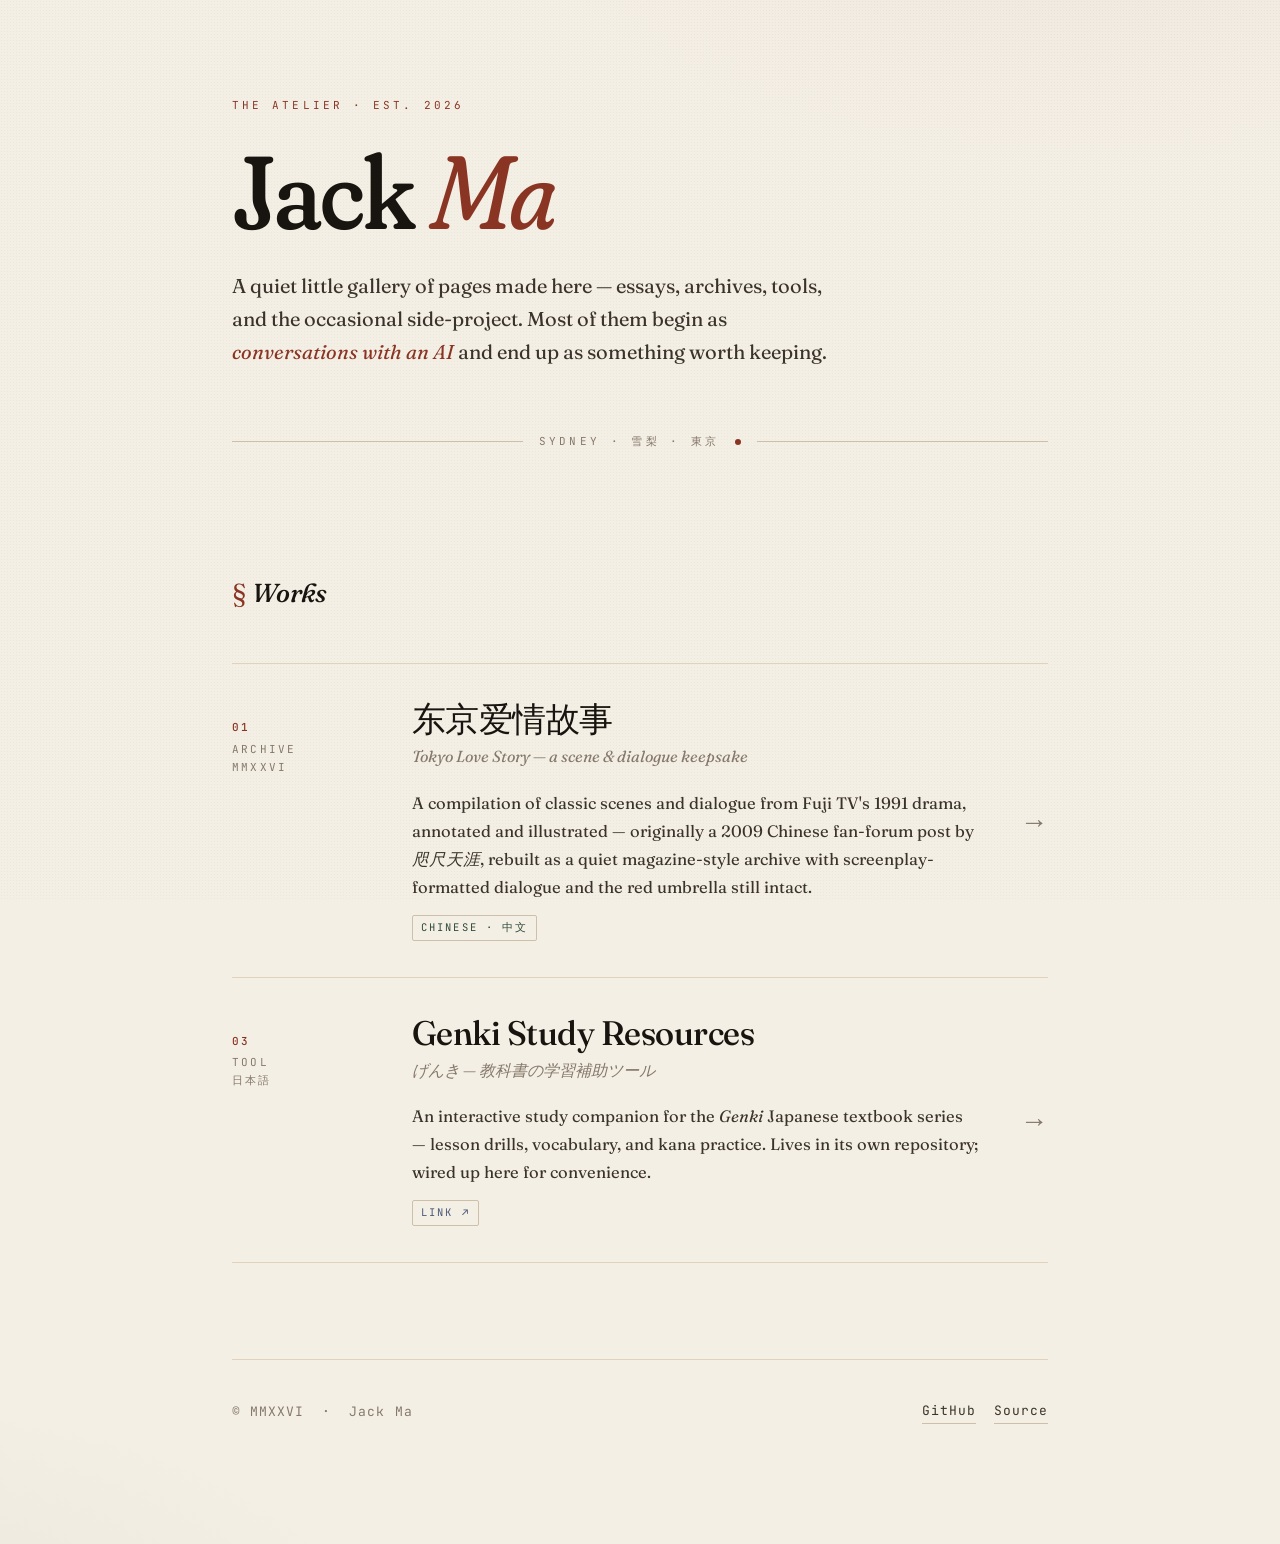
<file: index.html>
<!DOCTYPE html>
<html lang="en">
<head>
<meta charset="UTF-8">
<meta name="viewport" content="width=device-width, initial-scale=1.0">
<title>Jack Ma — Atelier</title>
<meta name="description" content="A small hand-curated gallery of pages, archives, and side-projects.">
<link rel="preconnect" href="https://fonts.googleapis.com">
<link rel="preconnect" href="https://fonts.gstatic.com" crossorigin>
<link href="https://fonts.googleapis.com/css2?family=Fraunces:ital,opsz,wght@0,9..144,300;0,9..144,400;0,9..144,500;0,9..144,600;0,9..144,800;1,9..144,400;1,9..144,500&family=JetBrains+Mono:wght@400;500&display=swap" rel="stylesheet">
<style>
  :root{
    --paper: #f4efe5;
    --paper-2: #ece4d4;
    --ink: #18140f;
    --ink-soft: #3a332b;
    --muted: #85786a;
    --rule: #cdbfa8;
    --rule-soft: #dfd3bc;
    --accent: #8a3524;        /* terracotta */
    --accent-2: #2f4939;      /* pine */
    --accent-3: #4a5775;      /* dusk */
    --shadow: 0 1px 0 rgba(24,20,15,.04), 0 12px 40px rgba(24,20,15,.06);
  }

  *{box-sizing:border-box}
  html,body{margin:0;padding:0}
  body{
    background:
      radial-gradient(1100px 600px at 85% -10%, rgba(138,53,36,.05), transparent 55%),
      radial-gradient(900px 500px at -10% 110%, rgba(47,73,57,.06), transparent 60%),
      var(--paper);
    color: var(--ink);
    font-family: "Fraunces", Georgia, serif;
    font-variation-settings: "opsz" 14;
    font-weight: 400;
    line-height: 1.7;
    font-size: 17px;
    -webkit-font-smoothing: antialiased;
    text-rendering: optimizeLegibility;
  }
  body::before{
    content:"";
    position:fixed; inset:0;
    background-image: radial-gradient(rgba(24,20,15,.035) 1px, transparent 1px);
    background-size: 3px 3px;
    pointer-events:none;
    z-index:0;
  }

  main{
    position:relative; z-index:1;
    max-width: 880px;
    margin: 0 auto;
    padding: 0 32px 120px;
  }

  /* ─── Masthead ───────────────────────────────────────── */
  header.mast{
    padding: 96px 0 48px;
    position: relative;
  }
  .eyebrow{
    font-family: "JetBrains Mono", ui-monospace, monospace;
    font-size: 11px;
    letter-spacing: .28em;
    text-transform: uppercase;
    color: var(--accent);
    margin-bottom: 28px;
  }
  h1.name{
    font-family: "Fraunces", serif;
    font-variation-settings: "opsz" 144, "SOFT" 100;
    font-weight: 500;
    font-size: clamp(56px, 10vw, 104px);
    line-height: .95;
    letter-spacing: -.02em;
    margin: 0 0 28px;
    color: var(--ink);
  }
  h1.name em{
    font-style: italic;
    font-weight: 400;
    color: var(--accent);
  }
  .tagline{
    font-size: clamp(17px, 2.2vw, 20px);
    line-height: 1.65;
    color: var(--ink-soft);
    max-width: 600px;
    margin: 0 0 8px;
    font-weight: 400;
  }
  .tagline em{
    color: var(--accent);
    font-style: italic;
  }
  .mast-rule{
    margin-top: 64px;
    display: flex;
    align-items: center;
    gap: 16px;
  }
  .mast-rule .line{
    flex: 1;
    height: 1px;
    background: var(--rule);
  }
  .mast-rule .dot{
    width: 6px; height: 6px; border-radius: 50%;
    background: var(--accent);
  }
  .mast-rule .label{
    font-family: "JetBrains Mono", monospace;
    font-size: 11px;
    letter-spacing: .3em;
    color: var(--muted);
    text-transform: uppercase;
  }

  /* ─── Section header ─────────────────────────────────── */
  section.works{
    margin-top: 72px;
  }
  h2.section-title{
    font-family: "Fraunces", serif;
    font-variation-settings: "opsz" 24;
    font-weight: 500;
    font-style: italic;
    font-size: 26px;
    letter-spacing: -.01em;
    color: var(--ink);
    margin: 0 0 48px;
  }
  h2.section-title::before{
    content: "§ ";
    color: var(--accent);
    font-style: normal;
    font-weight: 400;
  }

  /* ─── Works list ─────────────────────────────────────── */
  .works-list{
    display: grid;
    grid-template-columns: 1fr;
    gap: 0;
  }
  .work{
    display: grid;
    grid-template-columns: 140px 1fr auto;
    gap: 40px;
    padding: 36px 0;
    border-top: 1px solid var(--rule-soft);
    align-items: baseline;
    transition: padding-left .25s ease, background .25s ease;
    position: relative;
  }
  .work:last-child{
    border-bottom: 1px solid var(--rule-soft);
  }
  .work:hover{
    padding-left: 12px;
  }
  .work::before{
    content: "";
    position: absolute;
    left: 0;
    top: 50%;
    transform: translateY(-50%);
    width: 3px;
    height: 0;
    background: var(--accent);
    transition: height .25s ease;
  }
  .work:hover::before{
    height: 60%;
  }

  .work-meta{
    font-family: "JetBrains Mono", monospace;
    font-size: 11px;
    letter-spacing: .2em;
    text-transform: uppercase;
    color: var(--muted);
    line-height: 1.6;
  }
  .work-meta .num{
    display: block;
    color: var(--accent);
    font-weight: 500;
    margin-bottom: 4px;
  }

  .work-main{ min-width: 0; }
  .work-title{
    font-family: "Fraunces", serif;
    font-variation-settings: "opsz" 60;
    font-weight: 500;
    font-size: clamp(26px, 3.4vw, 34px);
    line-height: 1.15;
    margin: 0 0 4px;
    letter-spacing: -.015em;
  }
  .work-title a{
    color: var(--ink);
    text-decoration: none;
    background-image: linear-gradient(var(--accent), var(--accent));
    background-size: 0% 1px;
    background-position: 0 100%;
    background-repeat: no-repeat;
    transition: background-size .3s ease, color .3s ease;
    padding-bottom: 2px;
  }
  .work-title a:hover{
    color: var(--accent);
    background-size: 100% 1px;
  }
  .work-sub{
    font-family: "Fraunces", serif;
    font-style: italic;
    font-weight: 400;
    font-size: 16px;
    color: var(--muted);
    margin: 0 0 18px;
  }
  .work-desc{
    font-size: 16.5px;
    line-height: 1.7;
    color: var(--ink-soft);
    margin: 0;
    max-width: 56ch;
  }
  .work-tag{
    display: inline-block;
    margin-top: 14px;
    font-family: "JetBrains Mono", monospace;
    font-size: 10.5px;
    letter-spacing: .2em;
    text-transform: uppercase;
    color: var(--accent-2);
    padding: 3px 8px;
    border: 1px solid var(--rule);
    border-radius: 2px;
  }
  .work-tag.external{
    color: var(--accent-3);
  }

  .work-arrow{
    font-family: "Fraunces", serif;
    font-weight: 300;
    font-size: 28px;
    color: var(--muted);
    transition: transform .25s ease, color .25s ease;
    line-height: 1;
    align-self: center;
    text-decoration: none;
  }
  .work:hover .work-arrow{
    color: var(--accent);
    transform: translateX(6px);
  }

  /* ─── Aside / Colophon ───────────────────────────────── */
  .colophon{
    margin-top: 96px;
    padding-top: 40px;
    border-top: 1px solid var(--rule-soft);
    display: flex;
    justify-content: space-between;
    align-items: center;
    gap: 24px;
    flex-wrap: wrap;
    color: var(--muted);
    font-size: 13px;
    font-family: "JetBrains Mono", monospace;
    letter-spacing: .08em;
  }
  .colophon a{
    color: var(--ink-soft);
    text-decoration: none;
    border-bottom: 1px solid var(--rule);
    padding-bottom: 1px;
    transition: color .2s ease, border-color .2s ease;
  }
  .colophon a:hover{
    color: var(--accent);
    border-color: var(--accent);
  }
  .colophon .left, .colophon .right{ display:flex; gap:18px; align-items:center; flex-wrap:wrap;}

  /* ─── Responsive ─────────────────────────────────────── */
  @media (max-width: 680px){
    main{ padding: 0 22px 80px; }
    header.mast{ padding: 60px 0 32px; }
    .work{
      grid-template-columns: 1fr;
      gap: 8px;
      padding: 28px 0;
    }
    .work-arrow{ display: none; }
    .work-meta{ margin-bottom: 6px; }
    .work-desc{ max-width: none; }
    .colophon{ flex-direction: column; align-items: flex-start; }
  }
</style>
</head>
<body>
<main>

  <!-- ══════════════ MASTHEAD ══════════════ -->
  <header class="mast">
    <div class="eyebrow">The Atelier  ·  Est. 2026</div>
    <h1 class="name">Jack <em>Ma</em></h1>
    <p class="tagline">
      A quiet little gallery of pages made here — essays, archives, tools, and the occasional side-project.
      Most of them begin as <em>conversations with an AI</em> and end up as something worth keeping.
    </p>
    <div class="mast-rule">
      <span class="line"></span>
      <span class="label">Sydney · 雪梨 · 東京</span>
      <span class="dot"></span>
      <span class="line"></span>
    </div>
  </header>

  <!-- ══════════════ WORKS ══════════════ -->
  <section class="works">
    <h2 class="section-title">Works</h2>

    <div class="works-list">

      <!-- 01 · Tokyo Love Story -->
      <article class="work">
        <div class="work-meta">
          <span class="num">01</span>
          Archive<br>
          MMXXVI
        </div>
        <div class="work-main">
          <h3 class="work-title"><a href="tokyo-love-story/">东京爱情故事</a></h3>
          <p class="work-sub">Tokyo Love Story — a scene &amp; dialogue keepsake</p>
          <p class="work-desc">
            A compilation of classic scenes and dialogue from Fuji TV's 1991 drama, annotated and illustrated — originally a 2009 Chinese fan-forum post by <em>咫尺天涯</em>, rebuilt as a quiet magazine-style archive with screenplay-formatted dialogue and the red umbrella still intact.
          </p>
          <span class="work-tag">Chinese · 中文</span>
        </div>
        <a href="tokyo-love-story/" class="work-arrow" aria-label="Open Tokyo Love Story">→</a>
      </article>

      <!-- 02 · Gym -->
      <!-- <article class="work">
        <div class="work-meta">
          <span class="num">02</span>
          Programme<br>
          MMXXVI
        </div>
        <div class="work-main">
          <h3 class="work-title"><a href="gym/">The Gym Notebook</a></h3>
          <p class="work-sub">健身計劃 — Bodybuilding, adapted</p>
          <p class="work-desc">
          </p>
          <span class="work-tag">Chinese · 中文</span>
        </div>
        <a href="gym/" class="work-arrow" aria-label="Open The Gym Notebook">→</a>
      </article> -->

      <!-- 03 · Genki Study Resources (external) -->
      <article class="work">
        <div class="work-meta">
          <span class="num">03</span>
          Tool<br>
          日本語
        </div>
        <div class="work-main">
          <h3 class="work-title"><a href="/genki-study-resources/">Genki Study Resources</a></h3>
          <p class="work-sub">げんき — 教科書の学習補助ツール</p>
          <p class="work-desc">
            An interactive study companion for the <em>Genki</em> Japanese textbook series — lesson drills, vocabulary, and kana practice. Lives in its own repository; wired up here for convenience.
          </p>
          <span class="work-tag external">Link ↗</span>
        </div>
        <a href="/genki-study-resources/" class="work-arrow" aria-label="Open Genki Study Resources">→</a>
      </article>

    </div>
  </section>

  <!-- ══════════════ COLOPHON ══════════════ -->
  <footer class="colophon">
    <div class="left">
      <span>© MMXXVI</span>
      <span>·</span>
      <span>Jack Ma</span>
    </div>
    <div class="right">
      <a href="https://github.com/KingJacM">GitHub</a>
      <a href="https://github.com/KingJacM/KingJacM.github.io">Source</a>
    </div>
  </footer>

</main>
</body>
</html>
</file>
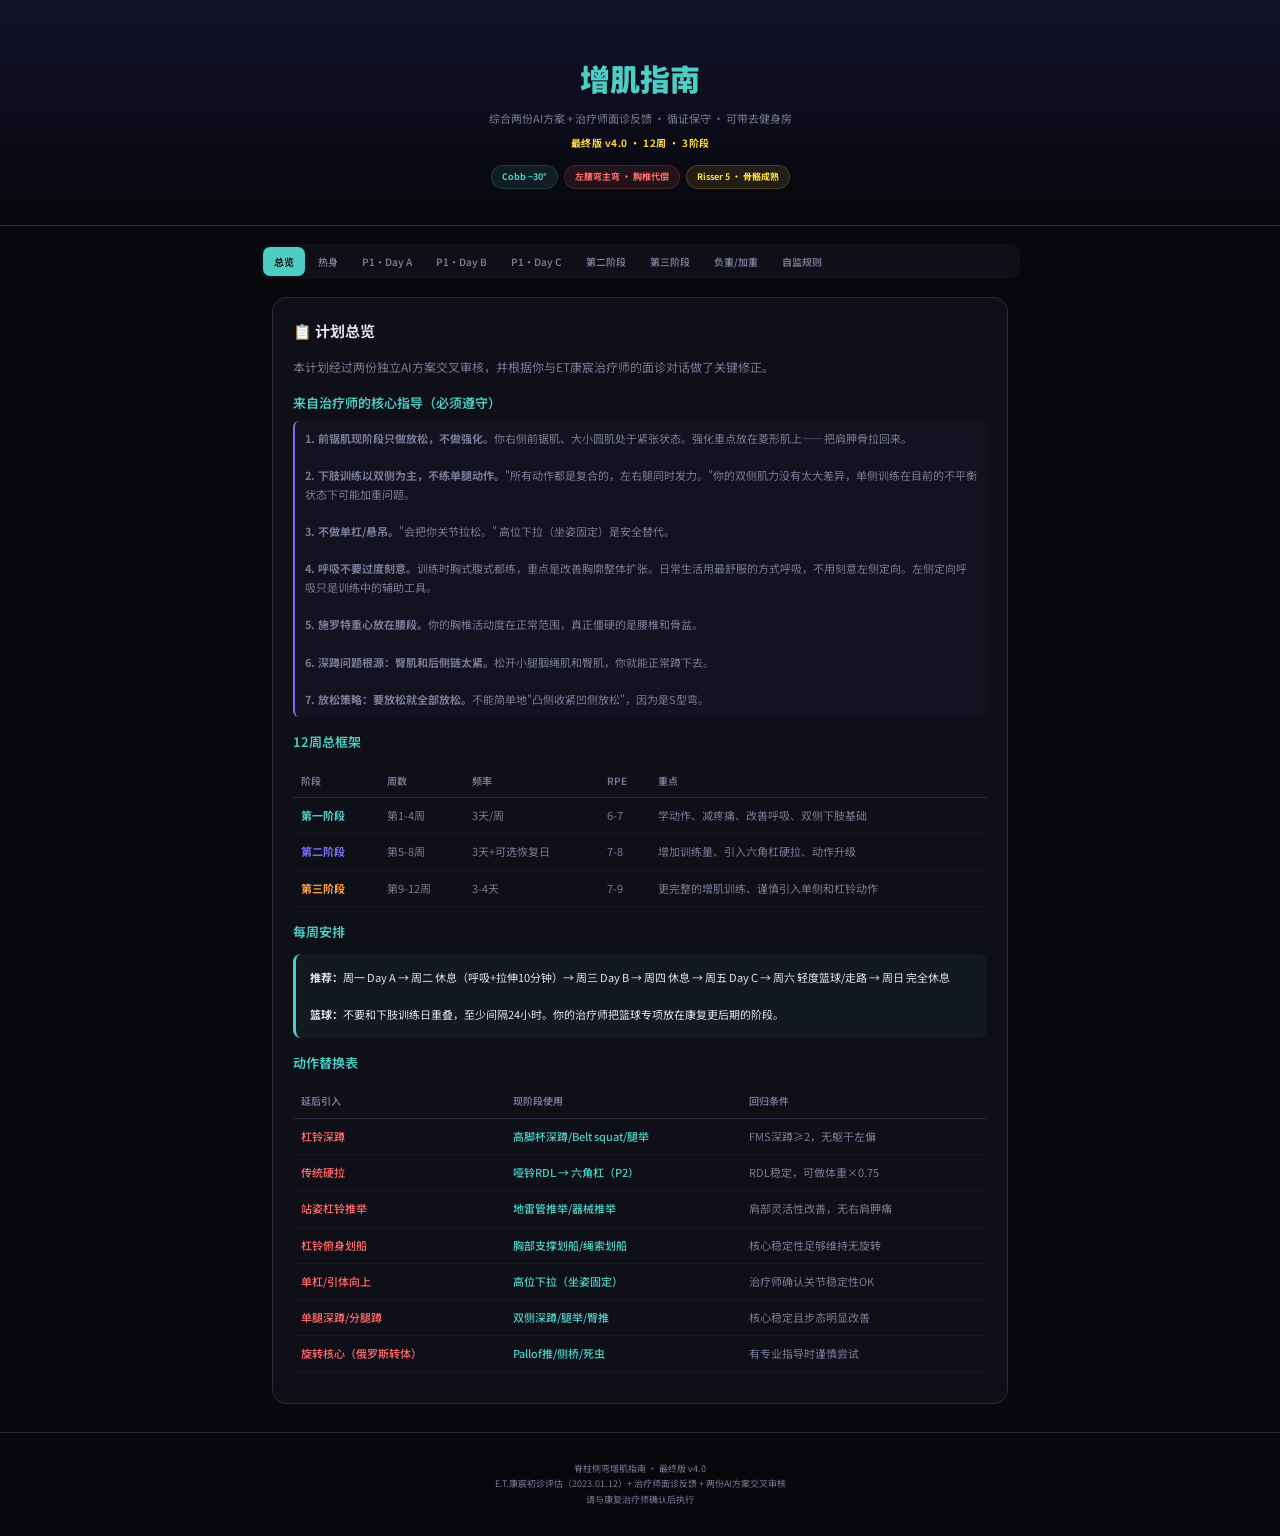
<file: gym/index.html>
<!doctype html>
<html lang="zh-CN">
  <head>
    <meta charset="UTF-8" />
    <meta
      name="viewport"
      content="width=device-width, initial-scale=1.0, user-scalable=yes"
    />
    <title>增肌指南 v4</title>
    <style>
      @import url("https://fonts.googleapis.com/css2?family=Noto+Sans+SC:wght@300;400;500;600;700;900&family=JetBrains+Mono:wght@400;700&display=swap");
      :root {
        --bg: #07070c;
        --s1: #0f0f18;
        --s2: #171724;
        --s3: #1e1e30;
        --bd: #282840;
        --tx: #e2e2ef;
        --dm: #7a7a96;
        --ac: #4ecdc4;
        --r: #ff6b6b;
        --y: #ffd93d;
        --p: #7c6cf0;
        --o: #ff9f43;
        --g: #2ecc71;
      }
      * {
        margin: 0;
        padding: 0;
        box-sizing: border-box;
      }
      body {
        font-family: "Noto Sans SC", sans-serif;
        background: var(--bg);
        color: var(--tx);
        line-height: 1.75;
        -webkit-text-size-adjust: 100%;
      }
      /* hero */
      .hero {
        padding: 52px 20px 36px;
        text-align: center;
        background: linear-gradient(180deg, #12122a, var(--bg));
        border-bottom: 1px solid var(--bd);
      }
      .hero h1 {
        font-size: clamp(20px, 5vw, 30px);
        font-weight: 900;
      }
      .hero h1 em {
        font-style: normal;
        color: var(--ac);
      }
      .hero .sub {
        font-size: 11px;
        color: var(--dm);
        margin-top: 4px;
      }
      .hero .ver {
        font-size: 10px;
        color: var(--y);
        margin-top: 6px;
        font-weight: 700;
        letter-spacing: 0.5px;
      }
      .brow {
        display: flex;
        justify-content: center;
        gap: 6px;
        margin-top: 14px;
        flex-wrap: wrap;
      }
      .b {
        padding: 3px 10px;
        border-radius: 14px;
        font-size: 9px;
        font-weight: 700;
      }
      .b.t {
        background: rgba(78, 205, 196, 0.1);
        color: var(--ac);
        border: 1px solid rgba(78, 205, 196, 0.18);
      }
      .b.r {
        background: rgba(255, 107, 107, 0.1);
        color: var(--r);
        border: 1px solid rgba(255, 107, 107, 0.18);
      }
      .b.y {
        background: rgba(255, 217, 61, 0.1);
        color: var(--y);
        border: 1px solid rgba(255, 217, 61, 0.18);
      }
      /* nav */
      .nav {
        display: flex;
        overflow-x: auto;
        background: var(--s1);
        border-radius: 10px;
        padding: 3px;
        margin: 18px auto;
        max-width: 760px;
        gap: 2px;
        -webkit-overflow-scrolling: touch;
      }
      .nav::-webkit-scrollbar {
        display: none;
      }
      .nb {
        flex-shrink: 0;
        padding: 7px 11px;
        border: none;
        background: 0;
        color: var(--dm);
        font-family: inherit;
        font-size: 10px;
        font-weight: 600;
        cursor: pointer;
        border-radius: 7px;
        transition: 0.15s;
        white-space: nowrap;
      }
      .nb:hover {
        color: var(--tx);
      }
      .nb.on {
        background: var(--ac);
        color: var(--bg);
      }
      .tp {
        display: none;
      }
      .tp.on {
        display: block;
      }
      .ct {
        max-width: 760px;
        margin: 0 auto;
        padding: 0 12px;
      }
      /* card */
      .cd {
        background: var(--s1);
        border: 1px solid var(--bd);
        border-radius: 14px;
        padding: 20px;
        margin-bottom: 14px;
      }
      .cd h2 {
        font-size: 15px;
        font-weight: 700;
        margin-bottom: 12px;
        display: flex;
        align-items: center;
        gap: 6px;
      }
      .cd h3 {
        font-size: 13px;
        font-weight: 600;
        color: var(--ac);
        margin: 14px 0 6px;
      }
      .cd p,
      .cd li {
        font-size: 12px;
        color: var(--dm);
        line-height: 1.8;
      }
      .cd ul {
        padding-left: 18px;
      }
      .cd li {
        margin-bottom: 4px;
      }
      /* exercise */
      .ex {
        background: var(--s2);
        border: 1px solid var(--bd);
        border-radius: 10px;
        padding: 14px;
        margin-bottom: 10px;
      }
      .ex:hover {
        border-color: rgba(78, 205, 196, 0.25);
      }
      .et {
        display: flex;
        justify-content: space-between;
        align-items: flex-start;
        gap: 8px;
      }
      .en {
        font-size: 13px;
        font-weight: 700;
        color: var(--tx);
      }
      .er {
        font-family: "JetBrains Mono", monospace;
        font-size: 10px;
        color: var(--ac);
        white-space: nowrap;
        flex-shrink: 0;
      }
      .em {
        display: flex;
        gap: 6px;
        margin-top: 5px;
        flex-wrap: wrap;
      }
      .mp {
        font-size: 8px;
        padding: 2px 6px;
        border-radius: 4px;
        font-weight: 700;
      }
      .mp.rest {
        background: rgba(255, 159, 67, 0.1);
        color: var(--o);
      }
      .mp.tempo {
        background: rgba(124, 108, 240, 0.1);
        color: var(--p);
      }
      .mp.tag {
        background: rgba(78, 205, 196, 0.08);
        color: var(--ac);
      }
      .mp.rpe {
        background: rgba(46, 204, 113, 0.1);
        color: var(--g);
      }
      .mp.warn {
        background: rgba(255, 107, 107, 0.08);
        color: var(--r);
      }
      .eh {
        margin-top: 8px;
        font-size: 11px;
        color: var(--dm);
        line-height: 1.75;
      }
      .eh strong {
        color: var(--tx);
        font-weight: 600;
      }
      .cue {
        margin-top: 6px;
        padding: 8px 10px;
        background: rgba(78, 205, 196, 0.04);
        border-radius: 6px;
        font-size: 11px;
        color: var(--dm);
        line-height: 1.7;
        border-left: 2px solid var(--ac);
      }
      .stop {
        margin-top: 6px;
        padding: 8px 10px;
        background: rgba(255, 107, 107, 0.04);
        border-radius: 6px;
        font-size: 11px;
        color: var(--dm);
        line-height: 1.7;
        border-left: 2px solid var(--r);
      }
      .therapist {
        margin-top: 6px;
        padding: 8px 10px;
        background: rgba(124, 108, 240, 0.04);
        border-radius: 6px;
        font-size: 11px;
        color: var(--dm);
        line-height: 1.7;
        border-left: 2px solid var(--p);
      }
      /* callout */
      .co {
        padding: 14px;
        border-radius: 8px;
        margin: 10px 0;
        font-size: 11px;
        line-height: 1.7;
      }
      .co.i {
        background: rgba(78, 205, 196, 0.05);
        border-left: 3px solid var(--ac);
      }
      .co.w {
        background: rgba(255, 107, 107, 0.05);
        border-left: 3px solid var(--r);
      }
      .co.t {
        background: rgba(255, 217, 61, 0.05);
        border-left: 3px solid var(--y);
      }
      .co.f {
        background: rgba(124, 108, 240, 0.05);
        border-left: 3px solid var(--p);
      }
      .co strong {
        color: var(--tx);
      }
      /* phase pill */
      .ph {
        display: inline-block;
        padding: 3px 10px;
        border-radius: 5px;
        font-size: 9px;
        font-weight: 700;
        margin-bottom: 8px;
      }
      .ph.p1 {
        background: rgba(78, 205, 196, 0.1);
        color: var(--ac);
      }
      .ph.p2 {
        background: rgba(124, 108, 240, 0.1);
        color: var(--p);
      }
      .ph.p3 {
        background: rgba(255, 159, 67, 0.1);
        color: var(--o);
      }
      /* section divider */
      .sd {
        font-size: 10px;
        font-weight: 700;
        padding: 6px 0 2px;
        letter-spacing: 0.5px;
      }
      .sd.warm {
        color: var(--y);
      }
      .sd.work {
        color: var(--ac);
      }
      .sd.core {
        color: var(--p);
      }
      .sd.cool {
        color: var(--dm);
      }
      /* day accordion */
      .dh {
        display: flex;
        align-items: center;
        justify-content: space-between;
        padding: 12px 16px;
        background: var(--s2);
        border: 1px solid var(--bd);
        border-radius: 10px;
        cursor: pointer;
        transition: 0.15s;
        user-select: none;
        margin-bottom: 6px;
      }
      .dh:hover {
        border-color: var(--ac);
      }
      .dh h3 {
        margin: 0;
        font-size: 13px;
        font-weight: 700;
        color: var(--tx);
      }
      .dh .ft {
        font-size: 10px;
        color: var(--ac);
      }
      .dh .ch {
        transition: transform 0.15s;
        color: var(--dm);
        font-size: 14px;
      }
      .dh.op .ch {
        transform: rotate(180deg);
      }
      .de {
        display: none;
        padding: 4px 0 0;
      }
      .de.op {
        display: block;
      }
      /* img ref */
      .imgref {
        display: flex;
        gap: 8px;
        margin: 8px 0;
        overflow-x: auto;
        -webkit-overflow-scrolling: touch;
      }
      .imgref::-webkit-scrollbar {
        display: none;
      }
      .imgref img {
        height: 120px;
        border-radius: 6px;
        border: 1px solid var(--bd);
        flex-shrink: 0;
      }
      /* table */
      .stbl {
        width: 100%;
        border-collapse: collapse;
        margin: 10px 0;
        font-size: 11px;
      }
      .stbl th {
        text-align: left;
        padding: 8px;
        font-weight: 600;
        font-size: 10px;
        color: var(--dm);
        border-bottom: 1px solid var(--bd);
      }
      .stbl td {
        padding: 8px;
        border-bottom: 1px solid rgba(255, 255, 255, 0.03);
        color: var(--dm);
      }
      .stbl .av {
        color: var(--r);
        font-weight: 500;
      }
      .stbl .sf {
        color: var(--ac);
        font-weight: 500;
      }
      /* footer */
      .foot {
        text-align: center;
        padding: 28px 16px;
        color: var(--dm);
        font-size: 9px;
        border-top: 1px solid var(--bd);
        margin-top: 28px;
      }
      @media (max-width: 420px) {
        .et {
          flex-direction: column;
          gap: 3px;
        }
        .er {
          align-self: flex-start;
        }
      }
    </style>
  </head>
  <body>
    <div class="hero">
      <h1><em>增肌指南</em></h1>
      <div class="sub">
        综合两份AI方案 + 治疗师面诊反馈 · 循证保守 · 可带去健身房
      </div>
      <div class="ver">最终版 v4.0 · 12周 · 3阶段</div>
      <div class="brow">
        <span class="b t">Cobb ~30°</span>
        <span class="b r">左腰弯主弯 · 胸椎代偿</span>
        <span class="b y">Risser 5 · 骨骼成熟</span>
      </div>
    </div>

    <div class="nav">
      <button class="nb on" data-t="overview">总览</button>
      <button class="nb" data-t="warmup">热身</button>
      <button class="nb" data-t="p1a">P1·Day A</button>
      <button class="nb" data-t="p1b">P1·Day B</button>
      <button class="nb" data-t="p1c">P1·Day C</button>
      <button class="nb" data-t="p2">第二阶段</button>
      <button class="nb" data-t="p3">第三阶段</button>
      <button class="nb" data-t="load">负重/加重</button>
      <button class="nb" data-t="rules">自监规则</button>
    </div>

    <!-- ========== 总览 ========== -->
    <div class="tp on" id="t-overview">
      <div class="ct">
        <div class="cd">
          <h2>📋 计划总览</h2>
          <p>
            本计划经过两份独立AI方案交叉审核，并根据你与ET康宸治疗师的面诊对话做了关键修正。
          </p>

          <h3>来自治疗师的核心指导（必须遵守）</h3>
          <div class="therapist">
            <strong>1. 前锯肌现阶段只做放松，不做强化。</strong
            >你右侧前锯肌、大小圆肌处于紧张状态。强化重点放在菱形肌上——把肩胛骨拉回来。<br /><br />
            <strong>2. 下肢训练以双侧为主，不练单腿动作。</strong
            >"所有动作都是复合的，左右腿同时发力。"你的双侧肌力没有太大差异，单侧训练在目前的不平衡状态下可能加重问题。<br /><br />
            <strong>3. 不做单杠/悬吊。</strong>"会把你关节拉松。"
            高位下拉（坐姿固定）是安全替代。<br /><br />
            <strong>4. 呼吸不要过度刻意。</strong
            >训练时胸式腹式都练，重点是改善胸廓整体扩张。日常生活用最舒服的方式呼吸，不用刻意左侧定向。左侧定向呼吸只是训练中的辅助工具。<br /><br />
            <strong>5. 施罗特重心放在腰段。</strong
            >你的胸椎活动度在正常范围，真正僵硬的是腰椎和骨盆。<br /><br />
            <strong>6. 深蹲问题根源：臀肌和后侧链太紧。</strong
            >松开小腿腘绳肌和臀肌，你就能正常蹲下去。<br /><br />
            <strong>7. 放松策略：要放松就全部放松。</strong
            >不能简单地"凸侧收紧凹侧放松"，因为是S型弯。
          </div>

          <h3>12周总框架</h3>
          <table class="stbl">
            <tr>
              <th>阶段</th>
              <th>周数</th>
              <th>频率</th>
              <th>RPE</th>
              <th>重点</th>
            </tr>
            <tr>
              <td><strong style="color: var(--ac)">第一阶段</strong></td>
              <td>第1-4周</td>
              <td>3天/周</td>
              <td>6-7</td>
              <td>学动作、减疼痛、改善呼吸、双侧下肢基础</td>
            </tr>
            <tr>
              <td><strong style="color: var(--p)">第二阶段</strong></td>
              <td>第5-8周</td>
              <td>3天+可选恢复日</td>
              <td>7-8</td>
              <td>增加训练量、引入六角杠硬拉、动作升级</td>
            </tr>
            <tr>
              <td><strong style="color: var(--o)">第三阶段</strong></td>
              <td>第9-12周</td>
              <td>3-4天</td>
              <td>7-9</td>
              <td>更完整的增肌训练、谨慎引入单侧和杠铃动作</td>
            </tr>
          </table>

          <h3>每周安排</h3>
          <div class="co i">
            <strong>推荐：</strong>周一 Day A → 周二 休息（呼吸+拉伸10分钟）→
            周三 Day B → 周四 休息 → 周五 Day C → 周六 轻度篮球/走路 → 周日
            完全休息<br /><br />
            <strong>篮球：</strong
            >不要和下肢训练日重叠，至少间隔24小时。你的治疗师把篮球专项放在康复更后期的阶段。
          </div>

          <h3>动作替换表</h3>
          <table class="stbl">
            <tr>
              <th>延后引入</th>
              <th>现阶段使用</th>
              <th>回归条件</th>
            </tr>
            <tr>
              <td class="av">杠铃深蹲</td>
              <td class="sf">高脚杯深蹲/Belt squat/腿举</td>
              <td>FMS深蹲≥2，无躯干左偏</td>
            </tr>
            <tr>
              <td class="av">传统硬拉</td>
              <td class="sf">哑铃RDL → 六角杠（P2）</td>
              <td>RDL稳定，可做体重×0.75</td>
            </tr>
            <tr>
              <td class="av">站姿杠铃推举</td>
              <td class="sf">地雷管推举/器械推举</td>
              <td>肩部灵活性改善，无右肩胛痛</td>
            </tr>
            <tr>
              <td class="av">杠铃俯身划船</td>
              <td class="sf">胸部支撑划船/绳索划船</td>
              <td>核心稳定性足够维持无旋转</td>
            </tr>
            <tr>
              <td class="av">单杠/引体向上</td>
              <td class="sf">高位下拉（坐姿固定）</td>
              <td>治疗师确认关节稳定性OK</td>
            </tr>
            <tr>
              <td class="av">单腿深蹲/分腿蹲</td>
              <td class="sf">双侧深蹲/腿举/臀推</td>
              <td>核心稳定且步态明显改善</td>
            </tr>
            <tr>
              <td class="av">旋转核心（俄罗斯转体）</td>
              <td class="sf">Pallof推/侧桥/死虫</td>
              <td>有专业指导时谨慎尝试</td>
            </tr>
          </table>
        </div>
      </div>
    </div>

    <!-- ========== 热身 ========== -->
    <div class="tp" id="t-warmup">
      <div class="ct">
        <div class="cd">
          <h2>🔥 标准热身流程（每次训练前，12-15分钟）</h2>

          <div class="sd warm">A · 放松（3-4分钟）——治疗师强调"先松再练"</div>

          <div class="ex">
            <div class="et">
              <span class="en">泡沫轴放松：右侧胸廓背面</span
              ><span class="er">60-90秒</span>
            </div>
            <div class="eh">
              侧卧或半趴，泡沫轴放在右侧肩胛骨内缘区域，缓慢滚动。覆盖菱形肌、肩胛提肌区域。<strong
                >治疗师指导：右侧菱形肌先放松，松完再练。</strong
              >
            </div>
          </div>
          <div class="ex">
            <div class="et">
              <span class="en">泡沫轴/网球放松：臀肌 + 小腿</span
              ><span class="er">每侧60秒</span>
            </div>
            <div class="eh">
              <strong>治疗师原话：</strong
              >"你屁股特别紧，你把小腿腘绳肌屁股一松，你正常就能蹲下去。"
              臀肌用泡沫轴或网球坐着滚。小腿后侧用泡沫轴滚。下肢训练日多花时间。
            </div>
          </div>

          <div class="sd warm">B · 呼吸（2-3分钟）</div>

          <div class="ex">
            <div class="et">
              <span class="en">胸廓扩张呼吸练习</span
              ><span class="er">6-8次 × 1组</span>
            </div>
            <div class="eh">
              <strong>姿势：</strong>右侧卧或仰卧均可。<br />
              <strong>方法：</strong>鼻吸4秒 → 保持2秒 → 嘴缩唇呼气6秒<br />
              <strong>重点：</strong
              >吸气时感受<strong>整个胸廓扩张</strong>——前后和左右都要撑开。你有平背，纵向（前后）和横向扩张都不够。可以同时把注意力放在左侧肋骨，但<strong>不要过度执着于只吸左侧</strong>。
            </div>
            <div class="therapist">
              <strong>治疗师指导：</strong
              >"胸式腹式你都练一练…你的胸廓扩张、腹横肌膈肌训练真的都很重要。""日常用最舒服的方式呼吸，不用刻意。""最终目的是让你呼吸时不出现气短或不舒服。"
            </div>
          </div>

          <div class="sd warm">C · 活动度（4分钟）</div>

          <div class="ex">
            <div class="et">
              <span class="en">猫驼式</span><span class="er">8次</span>
            </div>
            <div class="eh">
              四足位。吸气塌腰抬头（牛式），呼气拱背低头（猫式）。每个位置停1秒。
            </div>
          </div>
          <div class="ex">
            <div class="et">
              <span class="en">四足前后摇摆（Quadruped Rock-back）</span
              ><span class="er">8次</span>
            </div>
            <div class="eh">
              四足位，臀部缓慢向后坐向脚跟。感受腰椎和髋部拉伸。回来时保持脊柱中立。
            </div>
          </div>
          <div class="ex">
            <div class="et">
              <span class="en">胸椎旋转（翻书式）</span
              ><span class="er">每侧6次</span>
            </div>
            <div class="eh">
              侧卧屈膝90°叠放。上方手臂向对侧打开，眼睛跟手走。<strong>保持骨盆不动。</strong>你的治疗师康复方案里有"侧卧胸椎旋转激活"和"四肢跪位胸椎旋转+肩胛骨"。
            </div>
          </div>
          <div class="ex">
            <div class="et">
              <span class="en">90/90 髋部转换</span
              ><span class="er">每侧6次</span>
            </div>
            <div class="eh">
              坐地双腿各成90°。缓慢将双膝倒向另一侧。躯干尽量直立。<strong
                >治疗师：你的腰椎和骨盆比胸椎更僵硬，多花时间在这里。</strong
              >
            </div>
          </div>
          <div class="ex">
            <div class="et">
              <span class="en">小腿拉伸（弓步靠墙）</span
              ><span class="er">每侧30-45秒</span>
            </div>
            <div class="eh">
              后脚跟踩地，前腿微弓。你的FMS显示足跟离地，这个拉伸直接针对根源问题。
            </div>
          </div>
          <div class="ex">
            <div class="et">
              <span class="en">腘绳肌动态拉伸</span
              ><span class="er">每侧8次</span>
            </div>
            <div class="eh">
              直腿前踢至舒适高度，不弹震。你的评估报告写了"双下肢后群肌肉僵硬"。
            </div>
          </div>

          <div class="sd warm">D · 激活（4-5分钟）</div>

          <div class="ex">
            <div class="et">
              <span class="en">弹力带 T-Y-W 组合</span
              ><span class="er">各8次</span>
            </div>
            <div class="eh">
              <strong>T（中斜方肌水平后缩）：</strong
              >俯卧或站立，双臂侧平举，拇指朝上，向后挤压肩胛骨。<br />
              <strong>Y（下斜方肌）：</strong
              >双臂举成Y形（向上45°），拇指朝上，向后收缩。<br />
              <strong>W（菱形肌+中下斜方肌）：</strong
              >双肘弯曲，向后向下拉成W形。<br /><br />
              <strong
                >你的治疗师康复方案里有"T字后缩、Y字后缩、坐位弹力带W字后缩/下拉"——这里全部覆盖。</strong
              >重点是菱形肌强化（治疗师指示的首要强化目标）。
            </div>
          </div>
          <div class="ex">
            <div class="et">
              <span class="en">弹力带 L 外旋</span><span class="er">12次</span>
            </div>
            <div class="eh">
              大臂贴体侧，肘弯90°，向外旋转前臂。轻阻力。肩袖激活。
            </div>
          </div>
          <div class="ex">
            <div class="et">
              <span class="en">四足支撑肩胛骨后缩练习</span
              ><span class="er">10次</span>
            </div>
            <div class="eh">
              四足位，手臂伸直。让肩胛骨之间"夹紧"（后缩），然后放松让胸部下沉（前伸）。<strong>重点放在后缩阶段</strong>——挤压肩胛骨中间，保持2秒。这是你治疗师方案里的"四点支撑位肩胛骨前伸后缩练习"。
            </div>
            <div class="therapist">
              <strong>治疗师指导：</strong
              >强化的重点是菱形肌（把肩胛骨拉回来）。前锯肌现阶段只需放松，不做专门强化。
            </div>
          </div>
          <div class="ex">
            <div class="et">
              <span class="en">臀桥</span><span class="er">12次</span>
            </div>
            <div class="eh">
              仰卧屈膝，脚与髋同宽。顶峰停1秒，挤压臀肌。肋骨不外翻。
            </div>
          </div>
          <div class="ex">
            <div class="et">
              <span class="en">蚌式开合 + 螃蟹步</span
              ><span class="er">蚌式每侧8次 + 螃蟹步6步×2趟</span>
            </div>
            <div class="eh">
              蚌式：侧卧屈膝，脚跟不分开，上膝外开。臀中肌激活。可加弹力带。<br />螃蟹步：站立微蹲，弹力带套在膝盖上方，侧向走步。<strong
                >你的治疗师康复方案里有"螃蟹侧走"。</strong
              >
            </div>
          </div>

          <div class="co t">
            <strong>热身组协议（正式动作开始前）：</strong
            ><br />每个正式动作的第一组前，做1-2组热身递增：正式重量的40%×8次 →
            60%×5次 → 然后开始正式组。不要冷启动。
          </div>
        </div>
      </div>
    </div>

    <!-- ========== P1 Day A ========== -->
    <div class="tp" id="t-p1a">
      <div class="ct">
        <div class="cd">
          <span class="ph p1">第一阶段 · 第1-4周</span>
          <h2>🦵 Day A — 下肢 + 拉类</h2>
          <p>
            6个动作（含核心）。预计50-60分钟含热身。<strong
              >全部双侧下肢动作。</strong
            >
          </p>

          <div class="ex">
            <div class="et">
              <span class="en">① 高脚杯深蹲到箱 / Belt squat</span
              ><span class="er">3 × 8-10</span>
            </div>
            <div class="em">
              <span class="mp rest">休息 90秒</span
              ><span class="mp tempo">节奏 3-1-2</span
              ><span class="mp rpe">RPE 6-7</span>
            </div>
            <div class="eh">
              <strong>Belt squat优先</strong
              >（零脊柱压缩）。没有就做高脚杯深蹲。<br /><br />
              <strong>高脚杯深蹲到箱：</strong><br />
              1. 双手托住哑铃上端贴近胸口，手肘指向下方<br />
              2. 站距略宽于肩，脚尖外开15-30°<br />
              3. 箱子/凳子高度 = 大腿与地面平行<br />
              4.
              <strong>吸气支撑：</strong
              >鼻子吸气，气进腹部+两侧+后方，腹部"撑开一圈"<br />
              5.
              <strong>下降3秒：</strong>臀部向后向下坐，膝盖跟脚尖方向推<br />
              6. <strong>触箱停1秒：</strong>轻触箱面，不要完全坐下卸力<br />
              7.
              <strong>上升2秒：</strong
              >脚掌三点（大脚趾球、小脚趾球、脚跟）均匀推地<br />
              8. 站直后呼气
            </div>
            <div class="cue">
              <strong>关键提示：</strong><br />
              • 脚跟一抬就减重量或垫5mm脚跟楔块<br />
              • 镜子检查：躯干有没有向左偏/旋转<br />
              • "肋骨叠在骨盆上"——不要为了深度而腰部过凸<br />
              • 治疗师说你臀肌太紧导致必须外扒才能蹲——<strong
                >热身里的臀肌放松别跳过</strong
              >
            </div>
            <div class="stop">
              <strong>停止信号：</strong
              >左腰锐痛、膝盖内扣无法纠正、脚跟持续抬起
            </div>
          </div>

          <div class="ex">
            <div class="et">
              <span class="en">② 哑铃罗马尼亚硬拉 (RDL)</span
              ><span class="er">3 × 8-10</span>
            </div>
            <div class="em">
              <span class="mp rest">休息 90秒</span
              ><span class="mp tempo">节奏 3-0-2</span
              ><span class="mp rpe">RPE 6-7</span>
            </div>
            <div class="eh">
              1. 双手各持哑铃，自然下垂于大腿前<br />
              2. 站距与肩同宽，膝盖<strong>微屈但固定</strong><br />
              3. <strong>吸气支撑</strong><br />
              4.
              <strong>下降3秒：</strong
              >臀部向<strong>后</strong>推，哑铃沿大腿前滑下<br />
              5. 下到腘绳肌有明显拉伸感即可<strong>（不必碰地）</strong><br />
              6. <strong>上升2秒：</strong>臀肌和腘绳肌收缩，骨盆推回来<br />
              7. 站直时挤压臀肌1秒
            </div>
            <div class="cue">
              • 背保持"长"——头到尾骨一条直线<br />
              • 不要耸肩<br />
              • 哑铃紧贴大腿滑，不飘离身体
            </div>
          </div>

          <div class="ex">
            <div class="et">
              <span class="en">③ 胸部支撑哑铃划船</span
              ><span class="er"
                >3 × 8-12
                <span style="color: var(--p)">+ 右侧补强1×12-15</span></span
              >
            </div>
            <div class="em">
              <span class="mp rest">休息 75秒</span
              ><span class="mp tempo">节奏 2-1-2</span
              ><span class="mp rpe">RPE 7</span
              ><span class="mp tag">菱形肌重点</span>
            </div>
            <div class="eh">
              1. 上斜凳设30-45°，胸口趴在凳面上，双脚踩地<br />
              2. 双手各持哑铃自然下垂<br />
              3.
              <strong>上拉2秒：</strong
              >先让肩胛骨"收回并下沉"（菱形肌发力），然后肘部向后拉<br />
              4. <strong>顶峰停1秒：</strong>挤压中背/肩胛骨之间<br />
              5. <strong>下放2秒：</strong>控制回到起点<br /><br />
              <strong>右侧补强：</strong
              >3组做完后，右手单独再做1组（比正式组轻20-30%），12-15次。针对右侧菱形肌/中下斜方肌的有限非对称策略。
            </div>
            <div class="therapist">
              <strong>治疗师指导：</strong
              >"你主要强化的是菱形肌…把肩胛骨拉回来。""胸托划船比俯身划船更适合你——减少躯干稳定需求。"
            </div>
          </div>

          <div class="ex">
            <div class="et">
              <span class="en">④ 对握高位下拉</span
              ><span class="er">3 × 10-12</span>
            </div>
            <div class="em">
              <span class="mp rest">休息 75秒</span
              ><span class="mp tempo">节奏 2-1-3</span
              ><span class="mp rpe">RPE 7</span
              ><span class="mp tag">替代引体/单杠</span>
            </div>
            <div class="eh">
              1. 对握（掌心相对）把手，坐稳，大腿固定<br />
              2. <strong>下拉2秒：</strong>肘向下向后，拉到上胸/锁骨<br />
              3. <strong>顶峰停1秒</strong><br />
              4.
              <strong>回放3秒：</strong>慢慢回到顶部，感受背阔肌拉伸<br /><br />
              不要身体后仰甩重量。对握减少肩部内旋应力。
            </div>
            <div class="therapist">
              <strong>治疗师指导：</strong>"不要做单杠，因为会把你关节拉松。"
              高位下拉是安全替代。
            </div>
          </div>

          <div class="sd core">核心训练（抗旋转+抗侧屈）</div>

          <div class="ex">
            <div class="et">
              <span class="en">⑤ 死虫式 (Dead Bug)</span
              ><span class="er">3 × 每侧6-8</span>
            </div>
            <div class="em">
              <span class="mp rest">休息 60秒</span
              ><span class="mp tempo">节奏 3-1-3</span>
            </div>
            <div class="eh">
              1. 仰卧，双臂指向天花板，双腿抬起屈膝90°<br />
              2. <strong>下背紧贴地面</strong>——全程不能拱起<br />
              3. <strong>伸展3秒：</strong>右臂向头后伸 +
              左腿向前伸（对角线）<br />
              4. <strong>停1秒</strong><br />
              5. <strong>回收3秒</strong><br />
              6. 换对侧。腰一拱就缩小动作范围。
            </div>
          </div>

          <div class="ex">
            <div class="et">
              <span class="en">⑥ 侧桥</span
              ><span class="er">左3×25-30秒 / 右3×20-25秒</span>
            </div>
            <div class="em">
              <span class="mp rest">休息 45秒</span
              ><span class="mp tag">有限非对称</span>
            </div>
            <div class="eh">
              前臂撑地，肘在肩正下方。抬起骨盆，身体成一直线。保持呼吸。<br />
              左侧（凸侧）略长于右侧——这是仅保留的有限非对称策略之一。<br />
              <strong>退阶：</strong>膝盖着地版。
            </div>
          </div>

          <div class="sd cool">收尾（3分钟）</div>
          <div class="ex">
            <div class="et">
              <span class="en">婴儿式减压呼吸</span
              ><span class="er">6-8次慢呼吸</span>
            </div>
            <div class="eh">
              手臂前伸，臀部坐向脚跟。感受整个背部扩张。每次吸气想象胸廓前后左右都在撑开。
            </div>
          </div>
        </div>
      </div>
    </div>

    <!-- ========== P1 Day B ========== -->
    <div class="tp" id="t-p1b">
      <div class="ct">
        <div class="cd">
          <span class="ph p1">第一阶段 · 第1-4周</span>
          <h2>💪 Day B — 推类 + 臀部</h2>
          <p>7个动作（含核心和手臂超级组）。预计50-60分钟。</p>

          <div class="ex">
            <div class="et">
              <span class="en">① 臀推 (Hip Thrust)</span
              ><span class="er">3 × 8-10</span>
            </div>
            <div class="em">
              <span class="mp rest">休息 90秒</span
              ><span class="mp tempo">节奏 2-2-2</span
              ><span class="mp rpe">RPE 6-7</span>
            </div>
            <div class="eh">
              1. 上背靠凳边，杠铃/哑铃放在髋折痕处（用垫子）<br />
              2. 双脚与肩同宽，小腿在顶峰时垂直<br />
              3. <strong>上推2秒 → 顶峰停2秒（挤压臀肌）→ 下放2秒</strong><br />
              4. <strong>肋骨保持下沉！</strong>不要用腰椎过伸来"顶"
            </div>
            <div class="cue">
              顶峰时看你的腰——如果过度拱起说明臀肌没发力，是腰在借力。降重量。
            </div>
          </div>

          <div class="ex">
            <div class="et">
              <span class="en">② 腿举（中等重量）</span
              ><span class="er">3 × 10-12</span>
            </div>
            <div class="em">
              <span class="mp rest">休息 90秒</span
              ><span class="mp tempo">节奏 3-0-2</span
              ><span class="mp rpe">RPE 7</span>
            </div>
            <div class="eh">
              脚与肩同宽放踏板中间偏上。<strong>下降3秒</strong>控制平台，膝盖接近90°。<strong>推起2秒</strong>不锁死膝盖。<br />
              <strong>关键：</strong
              >全程腰椎贴住靠背。骨盆开始"卷起"（下背离开靠背）就是下太深了。
            </div>
          </div>

          <div class="ex">
            <div class="et">
              <span class="en">③ 上斜哑铃卧推</span
              ><span class="er">3 × 8-12</span>
            </div>
            <div class="em">
              <span class="mp rest">休息 90秒</span
              ><span class="mp tempo">节奏 3-0-2</span
              ><span class="mp rpe">RPE 7</span>
            </div>
            <div class="eh">
              凳子30°上斜。肩胛骨自然贴凳。<strong>下降3秒</strong>哑铃到胸部两侧，肘约45°。<strong>推起2秒</strong>。<br />
              哑铃允许两臂独立运动——适应你的肩胛不对称。注意两侧下降速度一致。
            </div>
          </div>

          <div class="ex">
            <div class="et">
              <span class="en">④ 半跪姿地雷管推举</span
              ><span class="er">3 × 8-10 每侧</span>
            </div>
            <div class="em">
              <span class="mp rest">休息 75秒</span
              ><span class="mp tempo">节奏 2-1-2</span
              ><span class="mp rpe">RPE 6-7</span
              ><span class="mp tag">替代站姿推举</span>
            </div>
            <div class="eh">
              1. 杠铃一端插入地雷管底座或墙角<br />
              2. 半跪姿（右腿前/左膝跪地），后方臀肌收紧<br />
              3. 单手握杠铃端头于肩膀高度<br />
              4.
              <strong>先收腹</strong
              >→<strong>推起2秒</strong>→<strong>顶峰停1秒</strong>→<strong
                >下放2秒</strong
              ><br />
              5. 做完一侧再换
            </div>
            <div class="stop">
              右肩胛区出现"深层酸痛"或VAS>3，立刻降重或停止。这一阶段<strong>不加坐姿单臂肩推</strong>——治疗师说先解决疼痛再加推举量。
            </div>
          </div>

          <div class="ex">
            <div class="et">
              <span class="en">⑤ 面拉 (Face Pull)</span
              ><span class="er">3 × 12-15</span>
            </div>
            <div class="em">
              <span class="mp rest">休息 60秒</span
              ><span class="mp tempo">节奏 2-2-2</span
              ><span class="mp rpe">RPE 7-8</span>
            </div>
            <div class="eh">
              绳索设面部高度。<strong>拉2秒</strong>：肘向后向外打开，拉到耳朵两侧。<strong>顶峰2秒</strong>挤压。<strong>回放2秒</strong>。<br />
              对抗你的肩内扣模式。每个训练日都可以做。
            </div>
          </div>

          <div class="ex">
            <div class="et">
              <span class="en">⑥ Pallof推（抗旋转）</span
              ><span class="er">3 × 每侧10</span>
            </div>
            <div class="em">
              <span class="mp rest">休息 60秒</span
              ><span class="mp tempo">推出2秒-停2秒-收回2秒</span
              ><span class="mp tag">核心</span>
            </div>
            <div class="eh">
              绳索设胸部高度，站在侧面。双手握把手于胸前。<strong>推出</strong>→<strong>保持</strong>（抵抗旋转拉力）→<strong>收回</strong>。<br />
              治疗师强调胸椎旋转稳定性训练一定要练。
            </div>
          </div>

          <div class="ex">
            <div class="et">
              <span class="en">⑦ 绳索下压 + 哑铃弯举（超级组）</span
              ><span class="er">各2 × 12-15</span>
            </div>
            <div class="em">
              <span class="mp rest">休息 60秒（两个做完算1轮）</span
              ><span class="mp rpe">RPE 8</span>
            </div>
            <div class="eh">
              先做绳索下压，不休息接哑铃弯举，然后休息。重复2轮。孤立动作可以推得更接近力竭。
            </div>
          </div>

          <div class="co i">
            <strong>Day B 收尾：</strong>婴儿式 + 胸椎旋转各6次 +
            3次胸廓扩张呼吸。
          </div>
        </div>
      </div>
    </div>

    <!-- ========== P1 Day C ========== -->
    <div class="tp" id="t-p1c">
      <div class="ct">
        <div class="cd">
          <span class="ph p1">第一阶段 · 第1-4周</span>
          <h2>🔄 Day C — 全身整合</h2>
          <p>6个动作 + 有氧。预计55-65分钟。<strong>全部双侧动作。</strong></p>

          <div class="ex">
            <div class="et">
              <span class="en">① 腿举 或 Belt squat（不同于Day A的变体）</span
              ><span class="er">3 × 10-12</span>
            </div>
            <div class="em">
              <span class="mp rest">休息 90秒</span
              ><span class="mp tempo">节奏 3-0-2</span
              ><span class="mp rpe">RPE 7</span>
            </div>
            <div class="eh">
              如果Day A做了高脚杯深蹲，这里换腿举。如果Day A做了Belt
              squat，这里可以做高脚杯深蹲。<strong
                >保持下肢训练变化性，但始终双侧。</strong
              >
            </div>
          </div>

          <div class="ex">
            <div class="et">
              <span class="en">② 坐姿腘绳肌弯举</span
              ><span class="er">3 × 10-15</span>
            </div>
            <div class="em">
              <span class="mp rest">休息 60秒</span
              ><span class="mp tempo">节奏 2-1-3</span
              ><span class="mp rpe">RPE 8</span>
            </div>
            <div class="eh">
              器械动作，无脊柱负荷。<strong>下放3秒</strong>要慢——离心阶段对肌肉增长更有效。孤立动作可以推得更接近力竭。
            </div>
          </div>

          <div class="ex">
            <div class="et">
              <span class="en">③ 器械胸推</span
              ><span class="er">3 × 10-12</span>
            </div>
            <div class="em">
              <span class="mp rest">休息 75秒</span
              ><span class="mp tempo">节奏 2-1-2</span
              ><span class="mp rpe">RPE 7</span>
            </div>
            <div class="eh">
              固定轨道器械。减少稳定需求。调整座椅让把手在胸部中间水平。
            </div>
          </div>

          <div class="ex">
            <div class="et">
              <span class="en">④ 坐姿绳索划船（带暂停）</span
              ><span class="er"
                >3 × 10-12
                <span style="color: var(--p)">+ 右侧单臂补强1×12</span></span
              >
            </div>
            <div class="em">
              <span class="mp rest">休息 75秒</span
              ><span class="mp tempo">节奏 2-1-2</span
              ><span class="mp rpe">RPE 7</span
              ><span class="mp tag">菱形肌重点</span>
            </div>
            <div class="eh">
              双侧坐姿划船做完后，右手单臂再做1组轻泵感组。<br />
              <strong>暂停划船：</strong
              >拉到顶端时停1秒，专注肩胛骨完全后缩。不要身体后仰借力。
            </div>
          </div>

          <div class="ex">
            <div class="et">
              <span class="en">⑤ 侧平举</span><span class="er">3 × 12-15</span>
            </div>
            <div class="em">
              <span class="mp rest">休息 45秒</span
              ><span class="mp tempo">节奏 2-1-3</span
              ><span class="mp rpe">RPE 8</span>
            </div>
            <div class="eh">
              轻重量。举到肩膀高度，小指微高于大拇指。<strong>下放3秒</strong>要慢。
            </div>
          </div>

          <div class="ex">
            <div class="et">
              <span class="en">⑥ 鸟狗式 (Bird-Dog)</span
              ><span class="er">3 × 每侧6-8</span>
            </div>
            <div class="em">
              <span class="mp rest">休息 45秒</span
              ><span class="mp tempo">伸出3秒-停3秒-回3秒</span
              ><span class="mp tag">核心</span>
            </div>
            <div class="eh">
              四足位。同时伸出右手+左腿成一条直线。<strong>顶部保持3秒</strong>。骨盆始终水平——不旋转。<br />
              这是治疗师强调的"四足归位"类核心训练——双侧同时参与。
            </div>
          </div>

          <div class="ex">
            <div class="et">
              <span class="en">🚴 有氧：自行车</span
              ><span class="er">15-20分钟</span>
            </div>
            <div class="eh">
              轻到中等强度。能说话但略喘。和你康复报告第二/三阶段的心肺训练一致。
            </div>
          </div>
        </div>
      </div>
    </div>

    <!-- ========== 第二阶段 ========== -->
    <div class="tp" id="t-p2">
      <div class="ct">
        <div class="cd">
          <span class="ph p2">第二阶段 · 第5-8周</span>
          <h2>📈 第二阶段：增长期</h2>

          <div class="co f">
            <strong>进入条件（全部满足）：</strong><br />
            ✓ 训练中右肩胛疼痛 ≤ VAS 3/10<br />
            ✓ 次日左腰无明显反弹痛<br />
            ✓ 高脚杯深蹲脚跟基本能稳住<br />
            ✓ 地雷管推举不诱发肩胛区"深层酸痛"<br />
            ✓ 呼吸感觉不再"卡住"
          </div>

          <h3>训练量与强度调整</h3>
          <p>
            <strong>每肌群：</strong>8-12硬组/周（从6-10升上来）<br />
            <strong>RPE：</strong>复合动作7-8，孤立动作8-9<br />
            <strong>频率：</strong>3天为主 + 可选第4天恢复日
          </p>

          <h3>Day A 升级（下肢+拉类）</h3>
          <div class="ex">
            <div class="et">
              <span class="en">① 深蹲升级</span><span class="er">4 × 8-10</span>
            </div>
            <div class="em">
              <span class="mp rest">休息 90-120秒</span
              ><span class="mp rpe">RPE 7-8</span>
            </div>
            <div class="eh">
              高脚杯蹲 → <strong>Belt squat加重</strong> 或
              <strong>前抱深蹲</strong>（如果可以保持直立）。增加到4组。
            </div>
          </div>
          <div class="ex">
            <div class="et">
              <span class="en">② 铰链升级</span><span class="er">3 × 6-8</span>
            </div>
            <div class="em">
              <span class="mp rest">休息 120秒</span
              ><span class="mp rpe">RPE 7-8</span
              ><span class="mp tag">新动作</span>
            </div>
            <div class="eh">
              如果前4周哑铃RDL非常稳定，可以尝试<strong>高把位六角杠硬拉</strong>。居中负荷，比传统硬拉更少旋转应力。<br />
              <strong>操作：</strong
              >居中站位，双手握两侧高把手。髋铰链+膝微屈起身。脊柱保持中立。<br />
              <strong>不是必须升级。</strong
              >如果不确定，继续哑铃RDL加重也完全可以。
            </div>
          </div>
          <div class="ex">
            <div class="et">
              <span class="en">③ 胸部支撑划船</span
              ><span class="er">4 × 8-12 + 右侧补强1组</span>
            </div>
            <div class="eh">
              继续保留为主拉动作。增加到4组。继续菱形肌重点。
            </div>
          </div>
          <div class="ex">
            <div class="et">
              <span class="en">④ 高位下拉</span><span class="er">3 × 8-12</span>
            </div>
            <div class="eh">可以尝试不同握距变化（宽握、对握交替）。</div>
          </div>
          <div class="ex">
            <div class="et"><span class="en">⑤ 核心：死虫 + 侧桥</span></div>
            <div class="eh">
              继续。如果死虫和侧桥都很稳了，可以加入<strong>平板支撑下交替抬手</strong>（你治疗师方案里有这个）作为进阶。
            </div>
          </div>

          <h3>Day B 升级（推类+臀部）</h3>
          <div class="ex">
            <div class="et">
              <span class="en">① 臀推</span><span class="er">4 × 8-10</span>
            </div>
            <div class="eh">增加到4组，加重。</div>
          </div>
          <div class="ex">
            <div class="et">
              <span class="en">② 腿举</span><span class="er">3 × 10-12</span>
            </div>
            <div class="eh">加重。仍然双侧。</div>
          </div>
          <div class="ex">
            <div class="et">
              <span class="en">③ 上斜哑铃卧推</span
              ><span class="er">4 × 8-12</span>
            </div>
            <div class="eh">增加到4组。</div>
          </div>
          <div class="ex">
            <div class="et">
              <span class="en">④ 地雷管推举</span
              ><span class="er">3 × 8-10</span>
            </div>
            <div class="eh">
              继续。如果右肩胛疼痛长期VAS≤2，可以第5-6周尝试加入<strong>坐姿哑铃肩推2×10-12</strong>。
            </div>
          </div>
          <div class="ex">
            <div class="et">
              <span class="en">⑤ 面拉</span><span class="er">3 × 12-20</span>
            </div>
            <div class="eh">
              加量。这个动作对你的肩部健康极其重要，可以每天都做。
            </div>
          </div>
          <div class="ex">
            <div class="et">
              <span class="en">⑥ Pallof推 + 手臂超级组</span>
            </div>
            <div class="eh">核心和手臂同前。</div>
          </div>

          <h3>Day C 升级（全身）</h3>
          <div class="ex">
            <div class="et">
              <span class="en">① 深蹲变体</span><span class="er">3 × 8-10</span>
            </div>
            <div class="eh">和Day A用不同的深蹲变体。</div>
          </div>
          <div class="ex">
            <div class="et">
              <span class="en">② 腘绳肌弯举</span
              ><span class="er">3 × 10-15</span>
            </div>
          </div>
          <div class="ex">
            <div class="et">
              <span class="en">③ 器械胸推</span
              ><span class="er">3 × 10-12</span>
            </div>
          </div>
          <div class="ex">
            <div class="et">
              <span class="en">④ 坐姿绳索划船 + 右侧补强</span
              ><span class="er">3+1 × 10-12</span>
            </div>
          </div>
          <div class="ex">
            <div class="et">
              <span class="en">⑤ 侧平举</span><span class="er">3 × 12-20</span>
            </div>
          </div>
          <div class="ex">
            <div class="et"><span class="en">⑥ 鸟狗 或 屈膝平板</span></div>
            <div class="eh">
              治疗师提到"屈膝平板"（四足位抬膝悬停）是很好的中立位核心训练。
            </div>
          </div>
          <div class="ex">
            <div class="et">
              <span class="en">🚴 有氧</span><span class="er">15-20分钟</span>
            </div>
          </div>

          <h3>可选第4天：恢复/泵感日（约30分钟）</h3>
          <div class="ex">
            <div class="eh">
              • 自行车 15分钟（轻松）<br />
              • 胸廓扩张呼吸 6次<br />
              • 面拉 3×15<br />
              • 弹力带T-Y-W 3×10<br />
              • 蚌式+螃蟹步 3×12<br />
              • 侧桥 2组<br />
              • 弯举/臂屈伸 各2×15<br /><br />
              <strong>不是硬练</strong>，是促恢复+补小肌群。
            </div>
          </div>
        </div>
      </div>
    </div>

    <!-- ========== 第三阶段 ========== -->
    <div class="tp" id="t-p3">
      <div class="ct">
        <div class="cd">
          <span class="ph p3">第三阶段 · 第9-12周</span>
          <h2>🚀 第三阶段：过渡到更完整训练</h2>

          <div class="co f">
            <strong>进入条件：</strong><br />
            ✓ 第二阶段全程右肩胛VAS ≤ 2/10<br />
            ✓ 深蹲模式稳定（脚跟接触好、躯干无明显偏移）<br />
            ✓ 六角杠硬拉（如果引入了）动作质量好<br />
            ✓ 日常呼吸无明显气短
          </div>

          <p>
            频率可升至<strong>3-4天</strong>。训练开始更像"正常健身房增肌"，但仍然有筛选。
          </p>

          <h3>可以逐步尝试加入的动作</h3>
          <div class="ex">
            <div class="et">
              <span class="en">前蹲到箱</span><span class="er">3 × 6-8</span>
            </div>
            <div class="em">
              <span class="mp rest">休息 120秒</span
              ><span class="mp rpe">RPE 7-8</span>
            </div>
            <div class="eh">
              杠铃放在前三角肌/锁骨。箱子控制深度。比后蹲更迫使躯干直立。手腕灵活性不够可以交叉握。
            </div>
          </div>
          <div class="ex">
            <div class="et">
              <span class="en">六角杠硬拉（加重/更多组数）</span
              ><span class="er">4 × 5-6</span>
            </div>
            <div class="em">
              <span class="mp rest">休息 120秒</span
              ><span class="mp rpe">RPE 8</span>
            </div>
          </div>
          <div class="ex">
            <div class="et">
              <span class="en">坐姿哑铃肩推</span
              ><span class="er">3 × 8-10</span>
            </div>
            <div class="em">
              <span class="mp rest">休息 90秒</span
              ><span class="mp rpe">RPE 7-8</span>
            </div>
          </div>
          <div class="ex">
            <div class="et">
              <span class="en">哑铃卧推（平板或上斜）</span
              ><span class="er">4 × 8-12</span>
            </div>
            <div class="eh">
              如果第二阶段上斜卧推两侧感觉对称，可以增加平板卧推作为补充。
            </div>
          </div>
          <div class="ex">
            <div class="et">
              <span class="en">轻度双侧 Farmer Walk</span
              ><span class="er">3 × 40米</span>
            </div>
            <div class="eh">
              <strong>双手持重起步</strong
              >，不是单侧。肩膀保持水平，核心收紧。观察步态有无恶化。
            </div>
          </div>
          <div class="ex">
            <div class="et">
              <span class="en">BOSU球/平衡垫弓箭步（治疗师方案）</span
              ><span class="er">2 × 每侧8</span>
            </div>
            <div class="eh">
              你治疗师方案里有"BOSU球/平衡垫上弓箭步维持和弓箭步蹲起"。等稳定地面上的深蹲做得很干净后引入。
            </div>
          </div>

          <h3>可以谨慎尝试单侧下肢动作</h3>
          <div class="co t">
            <strong>条件：</strong
            >核心稳定且步态明显改善后，可以<strong>非常谨慎地</strong>引入保加利亚分腿蹲或台阶蹲。<br /><br />
            <strong>注意：</strong
            >你的治疗师说"不练单侧"指的是当前阶段。第三阶段如果前面8周的双侧训练让核心和步态都稳定了，可以在治疗师确认下尝试。从徒手或很轻的负重开始。
          </div>

          <h3>仍然不建议在12周内主打</h3>
          <ul>
            <li>大重量杠铃后蹲</li>
            <li>传统硬拉从地面拉</li>
            <li>站姿杠铃过头推举</li>
            <li>大重量俯身杠铃划船</li>
            <li>单杠/引体向上</li>
            <li>爆发旋转类腹肌</li>
            <li>很重的单侧手提箱行走</li>
          </ul>

          <h3>第三阶段参考4天分化</h3>
          <table class="stbl">
            <tr>
              <th>天</th>
              <th>内容</th>
              <th>重点动作</th>
            </tr>
            <tr>
              <td>上肢A（拉）</td>
              <td>背 · 二头 · 后三角</td>
              <td>胸托划船4×8-12、下拉3×8-12、面拉4×15-20、弯举3×10-15</td>
            </tr>
            <tr>
              <td>下肢A</td>
              <td>股四 · 臀 · 核心</td>
              <td>
                前蹲/Belt squat 4×6-8、腿举3×10-12、臀推4×8-10、Pallof推3×10
              </td>
            </tr>
            <tr>
              <td>上肢B（推）</td>
              <td>胸 · 肩 · 三头</td>
              <td>
                上斜哑铃推4×8-12、器械推3×10-12、地雷管/坐姿肩推3×8-10、侧平举3×15-20
              </td>
            </tr>
            <tr>
              <td>下肢B</td>
              <td>后侧链 · 核心 · 有氧</td>
              <td>
                六角杠硬拉4×5-6、RDL 3×8-10、腘绳肌弯举3×10-15、Farmer Walk
                3×40m、自行车15-20min
              </td>
            </tr>
          </table>
        </div>
      </div>
    </div>

    <!-- ========== 负重/加重 ========== -->
    <div class="tp" id="t-load">
      <div class="ct">
        <div class="cd">
          <h2>⚖️ 负重选择与渐进加重</h2>

          <h3>核心原则：不练到力竭</h3>
          <div class="co w">
            <strong>为什么不力竭：</strong
            >接近力竭时动作质量最先崩溃。你的问题（躯干左偏、脚跟抬起、膝盖内扣、肩胛控制丢失）全部会在疲劳时重新出现。在代偿模式下继续推次数
            = 强化你要纠正的坏模式。<br /><br />
            研究支持：练到力竭vs留1-2个余量，增肌效果几乎无差异，但力竭的关节疲劳和恢复成本更高。
          </div>

          <h3>RPE / RIR 指引</h3>
          <table class="stbl">
            <tr>
              <th>RPE</th>
              <th>含义</th>
              <th>适用场景</th>
            </tr>
            <tr>
              <td><strong style="color: var(--ac)">6-7</strong></td>
              <td>还能做2-3个好动作</td>
              <td>第一阶段复合动作</td>
            </tr>
            <tr>
              <td><strong style="color: var(--p)">7-8</strong></td>
              <td>还能做1-2个</td>
              <td>第二阶段复合动作</td>
            </tr>
            <tr>
              <td><strong style="color: var(--o)">8-9</strong></td>
              <td>还能做0-1个</td>
              <td>第二阶段以后的孤立动作</td>
            </tr>
            <tr>
              <td><strong style="color: var(--r)">10</strong></td>
              <td>力竭</td>
              <td><strong>暂时不用</strong></td>
            </tr>
          </table>

          <h3>如何找起始重量</h3>
          <div class="ex">
            <div class="eh">
              <strong>第一次做某动作：</strong><br />
              第一组：用"很轻松"的重量做目标次数（能做15次的重量只做8次）→
              感受动作<br />
              第二组：稍加重，做8次。问自己"还能做几个？"<br />
              第三组：微调至做完后"大概还能做3个左右" = 你的工作重量<br />
              <strong>记录下来。</strong>前1-2周都在校准，完全正常。
            </div>
          </div>

          <h3>双重渐进法</h3>
          <div class="ex">
            <div class="eh">
              1. 在规定次数范围内训练（如3×8-12，先用能做8次的重量）<br />
              2. 每次尝试多做1-2个<br />
              3.
              <strong
                >所有组都达到范围上限（12次）+ 动作质量好 + 无症状加重 =
                加重量</strong
              ><br />
              4. 加完重量后次数回到8次左右，重新爬<br /><br />
              <strong>加重幅度：</strong>上肢 +1~2.5kg / 下肢 +2.5~5kg<br />
              <strong>每4周减载一周：</strong>总组数减30-40%，重量不变或稍减
            </div>
          </div>

          <h3>最重要的判断方法</h3>
          <div class="co i">
            每组做完后问自己：<strong
              >"最后两个动作的质量和第一个一样好吗？"</strong
            ><br /><br />
            是 → 重量合适，下次可以尝试多做或加重<br />
            不是（躯干开始歪、脚跟抬了、肩膀耸了）→
            多出来的是"垃圾量"，下次减<br /><br />
            <strong
              >对你来说，6个完美的深蹲比10个逐渐变形的深蹲增肌效果更好、风险更低。</strong
            >
          </div>
        </div>

        <div class="cd">
          <h2>🍗 营养要点</h2>
          <div class="ex">
            <div class="eh">
              <strong>蛋白质：</strong>≥
              1.6g/kg/天（目标2g）。每餐20-40g优质蛋白。<br />
              <strong>热量：</strong>增肌期不硬减脂。至少维持热量，最好
              +200-300kcal/天。<br />
              <strong>睡眠：</strong
              >7-9小时。肌肉张力问题在睡眠不足时恶化。<br />
              <strong>补充：</strong>维生素D 800-1000IU/天 +
              钙（含饮食共1000mg/天）。<br />
              <strong>肌酸：</strong>3-5g/天，安全有效。
            </div>
          </div>
        </div>
      </div>
    </div>

    <!-- ========== 自监规则 ========== -->
    <div class="tp" id="t-rules">
      <div class="ct">
        <div class="cd">
          <h2>🚦 自我监控规则</h2>

          <h3>规则1：训练中疼痛分级</h3>
          <div class="ex">
            <div class="eh">
              <strong style="color: var(--g)">VAS 0-3/10：</strong
              >可接受，继续训练<br />
              <strong style="color: var(--y)">VAS 4/10：</strong
              >减重量20-30%，看是否改善<br />
              <strong style="color: var(--r)">VAS 5+/10：</strong
              >停止该动作，换退阶版本或跳过<br />
              <strong style="color: var(--r)">锐痛/刺痛/麻木：</strong
              >立即停止，当天不再做该类动作
            </div>
          </div>

          <h3>规则2：24小时规则</h3>
          <div class="ex">
            <div class="eh">
              训练后24小时内，右肩胛/左腰比平时<strong>明显更糟</strong> =
              上次量过头了。<br />
              <strong>处理：</strong>下次减1组或减重量10-15%。<br />
              <strong>区分：</strong>肌肉酸痛 =
              大面积、按压酸、活动后好转。问题性疼痛 =
              局限、深层、持续、活动后加重。
            </div>
          </div>

          <h3>规则3：镜子规则</h3>
          <div class="ex">
            <div class="eh">
              深蹲/任何站立复合动作用镜子检查：<br />
              <strong style="color: var(--r)">看到以下任何一个就降级：</strong
              ><br />
              • 躯干明显向左偏/旋转<br />
              • 脚跟抬起<br />
              • 膝盖过度内扣<br />
              • 骨盆明显歪斜<br />
              • 哑铃/杠铃明显倾斜<br /><br />
              <strong>这些在疲劳时会重现——这是你最需要警惕的时刻。</strong>
            </div>
          </div>

          <h3>训练中呼吸协议</h3>
          <div class="ex">
            <div class="eh">
              每组复合动作（深蹲、RDL、臀推、卧推、划船、推举）的每一次重复：<br /><br />
              <strong>① 准备</strong>：站好/坐稳<br />
              <strong>② 吸气支撑</strong>：鼻子吸气 → 气进腹部+两侧肋骨+后方 →
              腹部"撑开一圈"<br />
              <strong>③ 保持</strong>：维持360°压力开始动作<br />
              <strong>④ 过最难点后呼气</strong><br />
              <strong>⑤ 重新支撑</strong>做下一个
            </div>
            <div class="therapist">
              <strong>治疗师指导：</strong
              >"训练一般以腹式为主，发力感更好。但没有说哪个更好。胸式腹式你都练一练。"
              不要过度执着于只吸左侧。
            </div>
          </div>
        </div>

        <div class="cd">
          <h2>📊 进展追踪清单</h2>
          <div class="ex">
            <div class="eh">
              <strong>每次训练：</strong><br />
              ☐ 动作 / 重量 / 组×次<br />
              ☐ 右肩胛VAS（0-10）<br />
              ☐ 左腰状态（好/一般/差）<br />
              ☐ 动作质量问题记录<br /><br />
              <strong>每月：</strong><br />
              ☐ 体态照片（正/侧/背）<br />
              ☐ 体重<br /><br />
              <strong>每8周：</strong><br />
              ☐ 重测FMS深蹲（目标0→1→2）<br /><br />
              <strong>每12周：</strong><br />
              ☐ 回ET康宸复查
            </div>
          </div>
        </div>

        <div class="cd">
          <h2>📚 证据与免责</h2>
          <p style="font-size: 10px">
            本计划综合了两份独立AI方案的交叉审核 +
            你与ET康宸治疗师的面诊对话。参考来源：Schmidt et al.
            2010（16人横截面EMG）、He et al. 2022（施罗特训练）、SOSORT
            2016指南、SRS成人侧弯患者指导、ACSM阻力训练指南、Frontiers
            2022增肌变量综述。<br /><br />
            <strong>诚实说明：</strong
            >脊柱侧弯与力量训练的直接研究非常有限。本计划是康复原则和增肌科学结合的合理推断。你的评估报告是2023年1月的——如果之后有新X光或症状变化，应根据当前情况调整。<strong
              >请与治疗师确认后执行。</strong
            >
          </p>
        </div>
      </div>
    </div>

    <div class="foot">
      脊柱侧弯增肌指南 · 最终版 v4.0<br />
      E.T.康宸初诊评估（2023.01.12）+ 治疗师面诊反馈 + 两份AI方案交叉审核<br />
      请与康复治疗师确认后执行
    </div>

    <script>
      document.querySelectorAll(".nb").forEach((b) => {
        b.addEventListener("click", () => {
          document
            .querySelectorAll(".nb")
            .forEach((x) => x.classList.remove("on"));
          document
            .querySelectorAll(".tp")
            .forEach((x) => x.classList.remove("on"));
          b.classList.add("on");
          document.getElementById("t-" + b.dataset.t).classList.add("on");
        });
      });
      function toggleDay(h) {
        h.classList.toggle("op");
        h.nextElementSibling.classList.toggle("op");
      }
    </script>
  </body>
</html>
</file>
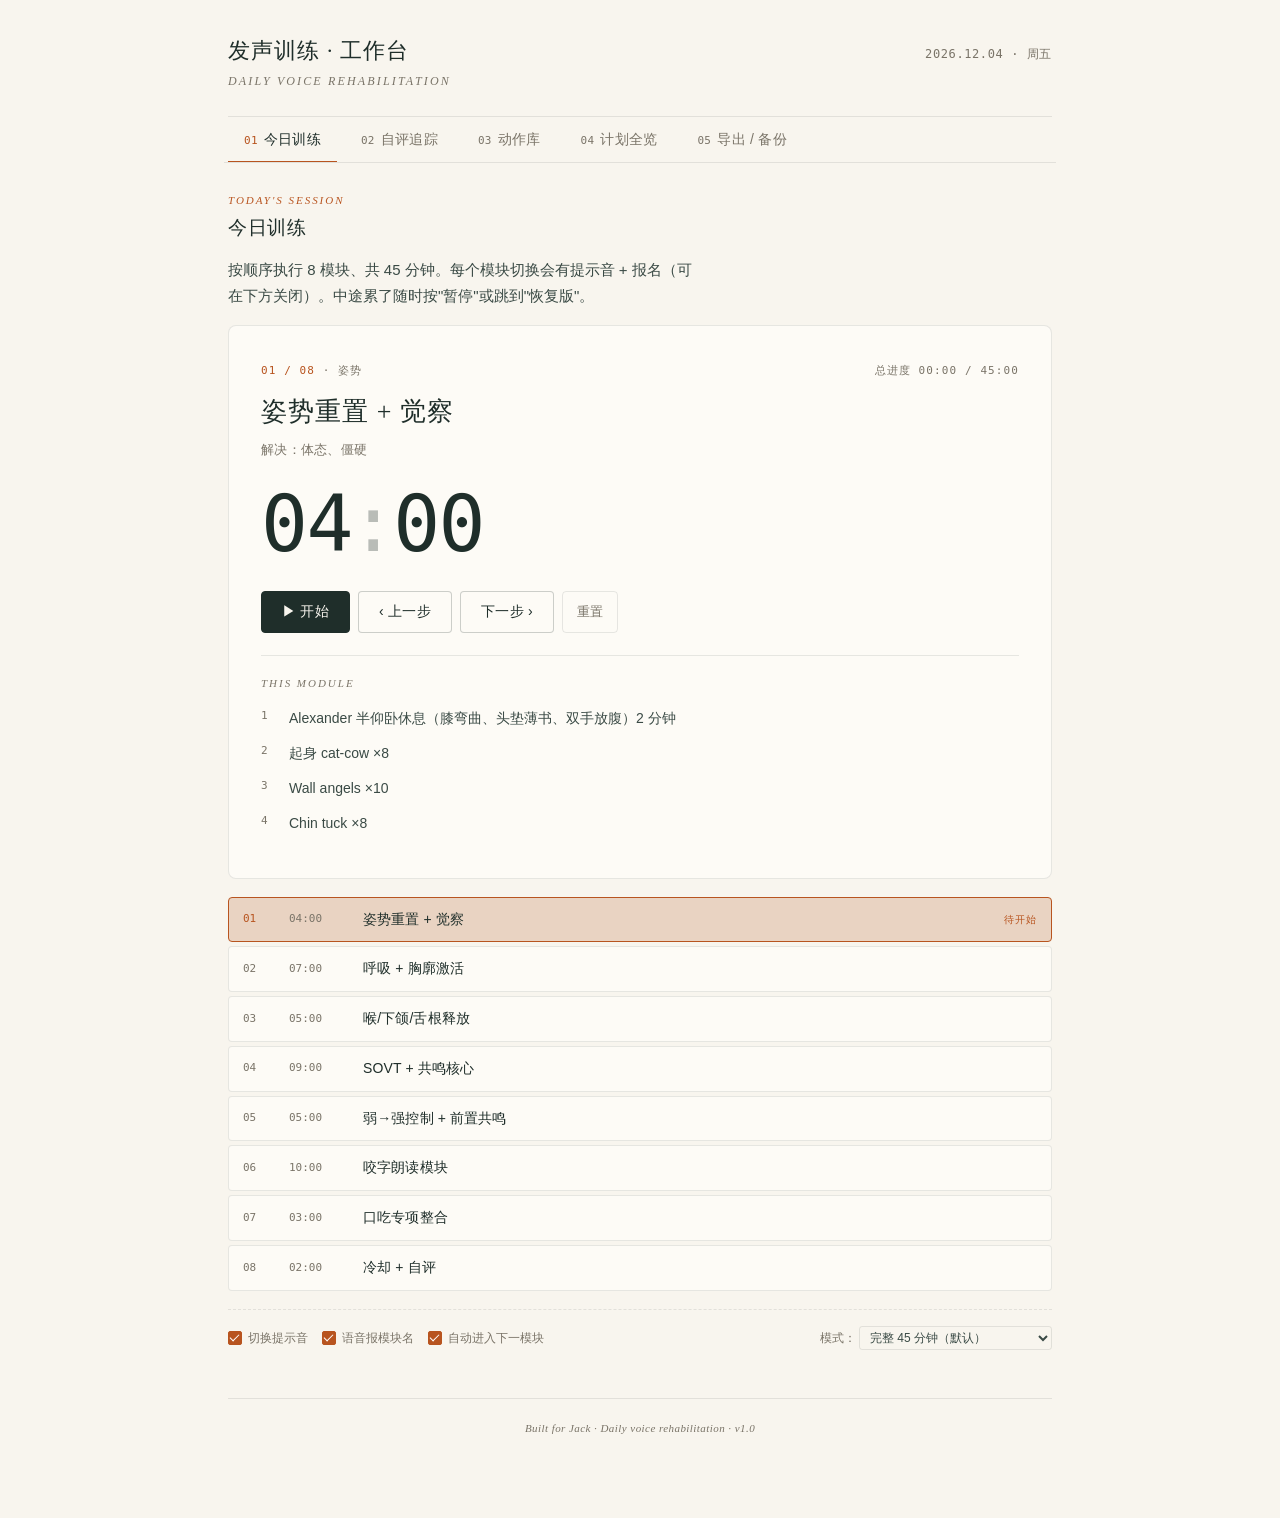
<file: voice/index.html>
<!DOCTYPE html>
<html lang="zh-CN">
<head>
<meta charset="utf-8">
<meta name="viewport" content="width=device-width, initial-scale=1, viewport-fit=cover">
<title>发声训练 · 每日工作台</title>
<style>
:root {
  --bg: #f8f5ee;
  --surface: #fdfbf6;
  --surface-2: #f1ece1;
  --ink: #1f2e2a;
  --ink-soft: #3a4a45;
  --muted: #7a7468;
  --accent: #b8541f;
  --accent-soft: #e9d3c2;
  --warn: #b07c1f;
  --danger: #a33d2a;
  --line: rgba(31, 46, 42, 0.10);
  --line-strong: rgba(31, 46, 42, 0.22);
  --line-accent: rgba(184, 84, 31, 0.35);

  --font-zh: -apple-system, BlinkMacSystemFont, "PingFang SC", "Hiragino Sans GB", "Microsoft YaHei", "Helvetica Neue", sans-serif;
  --font-zh-serif: "Songti SC", "STSong", "Source Han Serif SC", "Noto Serif CJK SC", "SimSun", "Times New Roman", serif;
  --font-en-serif: "Iowan Old Style", "Charter", "Bitstream Charter", "Sitka Text", Cambria, Georgia, serif;
  --font-mono: "SF Mono", ui-monospace, Menlo, Monaco, "Cascadia Code", "DejaVu Sans Mono", monospace;
}

* { box-sizing: border-box; }
html, body { margin: 0; padding: 0; }
body {
  background: var(--bg);
  color: var(--ink);
  font-family: var(--font-zh);
  font-size: 15px;
  line-height: 1.7;
  -webkit-font-smoothing: antialiased;
  -moz-osx-font-smoothing: grayscale;
  font-feature-settings: "palt", "kern";
  min-height: 100vh;
  padding: 0 0 80px;
}

/* — Layout shell — */
.shell { max-width: 880px; margin: 0 auto; padding: 0 28px; }
@media (max-width: 600px) { .shell { padding: 0 18px; } }

/* — Header — */
header.top {
  display: flex;
  align-items: baseline;
  justify-content: space-between;
  padding: 32px 0 24px;
  border-bottom: 1px solid var(--line);
  flex-wrap: wrap;
  gap: 12px;
}
.brand {
  font-family: var(--font-zh-serif);
  font-size: 22px;
  font-weight: 500;
  letter-spacing: 0.05em;
  color: var(--ink);
}
.brand .en {
  display: block;
  font-family: var(--font-en-serif);
  font-style: italic;
  font-size: 12px;
  letter-spacing: 0.18em;
  color: var(--muted);
  text-transform: uppercase;
  margin-top: 2px;
  font-weight: 400;
}
.date-line {
  font-family: var(--font-mono);
  font-size: 12px;
  color: var(--muted);
  letter-spacing: 0.05em;
}

/* — Tab nav — */
nav.tabs {
  display: flex;
  gap: 0;
  margin: 0 -4px 28px;
  border-bottom: 1px solid var(--line);
  overflow-x: auto;
  scrollbar-width: none;
}
nav.tabs::-webkit-scrollbar { display: none; }
nav.tabs button {
  background: transparent;
  border: 0;
  border-bottom: 2px solid transparent;
  padding: 14px 16px 12px;
  margin: 0 4px -1px;
  font-family: var(--font-zh);
  font-size: 14px;
  color: var(--muted);
  cursor: pointer;
  letter-spacing: 0.02em;
  white-space: nowrap;
  transition: color 0.15s, border-color 0.15s;
}
nav.tabs button:hover { color: var(--ink-soft); }
nav.tabs button.active {
  color: var(--ink);
  border-bottom-color: var(--accent);
  font-weight: 500;
}
nav.tabs button .num {
  font-family: var(--font-mono);
  font-size: 11px;
  color: var(--muted);
  margin-right: 6px;
}
nav.tabs button.active .num { color: var(--accent); }

/* — Panels — */
.panel { display: none; animation: fade 0.25s ease; }
.panel.active { display: block; }
@keyframes fade {
  from { opacity: 0; transform: translateY(4px); }
  to { opacity: 1; transform: translateY(0); }
}

/* — Headings — */
h1, h2, h3, h4 {
  font-family: var(--font-zh-serif);
  font-weight: 500;
  color: var(--ink);
  letter-spacing: 0.03em;
  line-height: 1.4;
}
h2 { font-size: 19px; margin: 36px 0 14px; }
h2:first-child { margin-top: 8px; }
h3 { font-size: 16px; margin: 24px 0 10px; }
h4 { font-size: 14px; margin: 16px 0 8px; color: var(--ink-soft); }
.kicker {
  font-family: var(--font-en-serif);
  font-style: italic;
  font-size: 11px;
  letter-spacing: 0.18em;
  text-transform: uppercase;
  color: var(--accent);
  margin: 0 0 6px;
  display: block;
  font-weight: 400;
}
.lede { color: var(--ink-soft); font-size: 15px; line-height: 1.75; max-width: 56ch; }

/* — Cards — */
.card {
  background: var(--surface);
  border: 1px solid var(--line);
  border-radius: 6px;
  padding: 20px 22px;
}
.card.tight { padding: 14px 18px; }
.card-row { display: flex; align-items: baseline; gap: 12px; }

/* — TIMER — */
.timer-stage {
  background: var(--surface);
  border: 1px solid var(--line);
  border-radius: 8px;
  padding: 36px 32px;
  margin-bottom: 18px;
  position: relative;
  overflow: hidden;
}
.timer-stage::before {
  content: "";
  position: absolute;
  top: 0; left: 0;
  height: 3px;
  width: var(--progress, 0%);
  background: var(--accent);
  transition: width 0.4s linear;
}
.timer-meta {
  display: flex;
  justify-content: space-between;
  align-items: baseline;
  margin-bottom: 14px;
  font-family: var(--font-mono);
  font-size: 11px;
  letter-spacing: 0.1em;
  color: var(--muted);
  text-transform: uppercase;
}
.timer-meta .module-num { color: var(--accent); font-weight: 500; }
.timer-name {
  font-family: var(--font-zh-serif);
  font-size: 26px;
  font-weight: 500;
  letter-spacing: 0.04em;
  margin: 0 0 8px;
  color: var(--ink);
}
.timer-target {
  font-size: 13px;
  color: var(--muted);
  margin: 0 0 24px;
  letter-spacing: 0.02em;
}
.timer-display {
  font-family: var(--font-mono);
  font-size: 78px;
  font-weight: 300;
  line-height: 1;
  letter-spacing: -0.02em;
  margin: 8px 0 28px;
  color: var(--ink);
  font-variant-numeric: tabular-nums;
}
.timer-display .sep {
  opacity: 0.3;
  margin: 0 -2px;
}
.timer-display.running .sep { animation: blink 1s steps(2) infinite; }
@keyframes blink { 50% { opacity: 1; } }
.timer-steps {
  border-top: 1px solid var(--line);
  padding-top: 20px;
}
.timer-steps h4 {
  font-family: var(--font-en-serif);
  font-style: italic;
  font-size: 11px;
  font-weight: 400;
  letter-spacing: 0.18em;
  text-transform: uppercase;
  color: var(--muted);
  margin: 0 0 10px;
}
.timer-steps ol {
  margin: 0;
  padding: 0;
  list-style: none;
  counter-reset: step;
}
.timer-steps li {
  counter-increment: step;
  position: relative;
  padding: 6px 0 6px 28px;
  font-size: 14px;
  line-height: 1.65;
  color: var(--ink-soft);
}
.timer-steps li::before {
  content: counter(step);
  position: absolute;
  left: 0;
  top: 6px;
  font-family: var(--font-mono);
  font-size: 11px;
  color: var(--muted);
  width: 20px;
}

.timer-controls {
  display: flex;
  gap: 8px;
  margin-bottom: 22px;
  flex-wrap: wrap;
}
.btn {
  font-family: var(--font-zh);
  font-size: 14px;
  letter-spacing: 0.02em;
  padding: 11px 20px;
  border: 1px solid var(--line-strong);
  background: var(--surface);
  color: var(--ink);
  cursor: pointer;
  border-radius: 4px;
  transition: all 0.15s;
}
.btn:hover { background: var(--surface-2); border-color: var(--ink); }
.btn:active { transform: translateY(1px); }
.btn.primary {
  background: var(--ink);
  border-color: var(--ink);
  color: var(--bg);
}
.btn.primary:hover { background: var(--accent); border-color: var(--accent); }
.btn.danger { color: var(--danger); border-color: var(--line-accent); }
.btn.subtle { background: transparent; border-color: var(--line); color: var(--muted); padding: 8px 14px; font-size: 13px; }
.btn.subtle:hover { color: var(--ink); border-color: var(--ink-soft); }
.btn.icon {
  width: 40px; height: 40px;
  padding: 0;
  display: inline-flex;
  align-items: center;
  justify-content: center;
}

/* — Module rail — */
.rail {
  display: grid;
  grid-template-columns: 1fr;
  gap: 4px;
}
.rail-item {
  display: grid;
  grid-template-columns: 32px 60px 1fr auto;
  gap: 14px;
  align-items: center;
  padding: 10px 14px;
  background: var(--surface);
  border: 1px solid var(--line);
  border-radius: 4px;
  cursor: pointer;
  transition: all 0.15s;
  font-size: 13px;
}
.rail-item:hover { border-color: var(--line-strong); }
.rail-item.current {
  border-color: var(--accent);
  background: var(--accent-soft);
}
.rail-item.done { opacity: 0.55; }
.rail-num {
  font-family: var(--font-mono);
  font-size: 11px;
  color: var(--muted);
}
.rail-item.current .rail-num { color: var(--accent); font-weight: 500; }
.rail-time {
  font-family: var(--font-mono);
  font-size: 11px;
  color: var(--muted);
  font-variant-numeric: tabular-nums;
}
.rail-name { font-size: 14px; color: var(--ink); letter-spacing: 0.01em; }
.rail-status {
  font-family: var(--font-mono);
  font-size: 10px;
  letter-spacing: 0.1em;
  color: var(--muted);
  text-transform: uppercase;
}
.rail-item.done .rail-status::before { content: "✓"; color: var(--accent); }
.rail-item.current .rail-status { color: var(--accent); }

/* — Settings strip — */
.settings-strip {
  display: flex;
  gap: 14px;
  font-size: 12px;
  color: var(--muted);
  margin-top: 18px;
  padding-top: 16px;
  border-top: 1px dashed var(--line);
  flex-wrap: wrap;
  align-items: center;
}
.settings-strip label {
  display: inline-flex;
  align-items: center;
  gap: 6px;
  cursor: pointer;
}
.settings-strip input[type="checkbox"] {
  appearance: none;
  -webkit-appearance: none;
  width: 14px;
  height: 14px;
  border: 1px solid var(--line-strong);
  border-radius: 2px;
  cursor: pointer;
  display: inline-block;
  position: relative;
  margin: 0;
}
.settings-strip input[type="checkbox"]:checked {
  background: var(--accent);
  border-color: var(--accent);
}
.settings-strip input[type="checkbox"]:checked::after {
  content: "";
  position: absolute;
  left: 3px;
  top: 0px;
  width: 4px;
  height: 8px;
  border: solid #fff;
  border-width: 0 1.5px 1.5px 0;
  transform: rotate(45deg);
}
.settings-strip select {
  font-family: var(--font-zh);
  font-size: 12px;
  background: transparent;
  border: 1px solid var(--line);
  border-radius: 3px;
  padding: 3px 6px;
  color: var(--ink-soft);
  cursor: pointer;
}

/* — Tracker — */
.tracker-form {
  background: var(--surface);
  border: 1px solid var(--line);
  border-radius: 6px;
  padding: 24px 26px;
  margin-bottom: 24px;
}
.tracker-row {
  display: grid;
  grid-template-columns: 1fr 200px 60px;
  gap: 14px;
  align-items: center;
  padding: 12px 0;
  border-bottom: 1px solid var(--line);
}
.tracker-row:last-of-type { border-bottom: 0; }
@media (max-width: 600px) {
  .tracker-row { grid-template-columns: 1fr 50px; }
  .tracker-row .slider { grid-column: 1 / -1; order: 3; }
}
.tracker-label .name { font-size: 14px; color: var(--ink); }
.tracker-label .desc { font-size: 12px; color: var(--muted); margin-top: 1px; }
.slider {
  -webkit-appearance: none;
  appearance: none;
  width: 100%;
  height: 4px;
  background: var(--line);
  border-radius: 2px;
  outline: none;
  cursor: pointer;
}
.slider::-webkit-slider-thumb {
  -webkit-appearance: none;
  appearance: none;
  width: 16px;
  height: 16px;
  background: var(--accent);
  border-radius: 50%;
  cursor: pointer;
  border: 2px solid var(--surface);
  box-shadow: 0 0 0 1px var(--line-strong);
}
.slider::-moz-range-thumb {
  width: 14px; height: 14px;
  background: var(--accent);
  border-radius: 50%;
  cursor: pointer;
  border: 2px solid var(--surface);
  box-shadow: 0 0 0 1px var(--line-strong);
}
.slider-value {
  font-family: var(--font-mono);
  font-size: 18px;
  color: var(--ink);
  text-align: right;
  font-variant-numeric: tabular-nums;
  font-weight: 500;
}
.slider-value .unit {
  font-size: 11px;
  color: var(--muted);
  margin-left: 2px;
  font-weight: 400;
}
.tracker-actions {
  display: flex;
  justify-content: space-between;
  align-items: center;
  margin-top: 22px;
  padding-top: 18px;
  border-top: 1px solid var(--line);
  gap: 12px;
  flex-wrap: wrap;
}

/* — Sparkline grid — */
.spark-grid {
  display: grid;
  grid-template-columns: repeat(auto-fill, minmax(260px, 1fr));
  gap: 10px;
}
.spark-cell {
  background: var(--surface);
  border: 1px solid var(--line);
  border-radius: 4px;
  padding: 14px 16px;
}
.spark-head {
  display: flex;
  justify-content: space-between;
  align-items: baseline;
  margin-bottom: 6px;
}
.spark-name { font-size: 13px; color: var(--ink); }
.spark-current {
  font-family: var(--font-mono);
  font-size: 18px;
  font-weight: 500;
  color: var(--ink);
  font-variant-numeric: tabular-nums;
}
.spark-current.empty { color: var(--muted); font-weight: 400; font-size: 13px; font-family: var(--font-zh); }
.spark-svg { width: 100%; height: 36px; display: block; }
.spark-svg .area { fill: var(--accent-soft); opacity: 0.5; }
.spark-svg .line { fill: none; stroke: var(--accent); stroke-width: 1.5; stroke-linejoin: round; stroke-linecap: round; }
.spark-svg .dot { fill: var(--accent); }
.spark-svg .baseline { stroke: var(--line); stroke-width: 1; stroke-dasharray: 2,3; }
.spark-foot {
  font-family: var(--font-mono);
  font-size: 10px;
  color: var(--muted);
  letter-spacing: 0.05em;
  text-transform: uppercase;
  margin-top: 4px;
  display: flex;
  justify-content: space-between;
}
.spark-trend.up { color: #2d6a4f; }
.spark-trend.down { color: var(--danger); }
.spark-trend.flat { color: var(--muted); }

/* — Streak strip — */
.streak {
  display: flex;
  gap: 16px;
  margin-bottom: 24px;
  padding: 18px 22px;
  background: var(--surface-2);
  border-radius: 6px;
  flex-wrap: wrap;
}
.streak-stat .num {
  font-family: var(--font-mono);
  font-size: 26px;
  font-weight: 500;
  color: var(--ink);
  font-variant-numeric: tabular-nums;
  display: block;
  line-height: 1.1;
}
.streak-stat .label {
  font-size: 11px;
  color: var(--muted);
  letter-spacing: 0.08em;
  text-transform: uppercase;
  font-family: var(--font-en-serif);
  font-style: italic;
}

/* — Library — */
.lib-controls {
  display: flex;
  gap: 12px;
  margin-bottom: 18px;
  flex-wrap: wrap;
}
.lib-search {
  flex: 1;
  min-width: 220px;
  font-family: var(--font-zh);
  font-size: 14px;
  padding: 10px 14px;
  border: 1px solid var(--line-strong);
  border-radius: 4px;
  background: var(--surface);
  color: var(--ink);
}
.lib-search:focus { outline: none; border-color: var(--accent); }
.lib-filters {
  display: flex;
  gap: 4px;
  flex-wrap: wrap;
}
.chip {
  font-family: var(--font-zh);
  font-size: 12px;
  padding: 7px 12px;
  background: var(--surface);
  border: 1px solid var(--line);
  border-radius: 999px;
  cursor: pointer;
  color: var(--muted);
  letter-spacing: 0.02em;
  transition: all 0.15s;
}
.chip:hover { color: var(--ink); border-color: var(--line-strong); }
.chip.active {
  background: var(--ink);
  border-color: var(--ink);
  color: var(--bg);
}
.lib-table {
  background: var(--surface);
  border: 1px solid var(--line);
  border-radius: 6px;
  overflow: hidden;
}
.lib-row {
  display: grid;
  grid-template-columns: 32px 1.4fr 1fr 110px;
  gap: 14px;
  padding: 14px 18px;
  border-bottom: 1px solid var(--line);
  align-items: start;
  font-size: 13px;
}
.lib-row:last-child { border-bottom: 0; }
@media (max-width: 600px) {
  .lib-row { grid-template-columns: 32px 1fr; }
  .lib-row .col-target, .lib-row .col-freq { grid-column: 2; }
  .lib-row .col-freq { font-size: 11px; }
}
.lib-row.header {
  background: var(--surface-2);
  font-family: var(--font-en-serif);
  font-style: italic;
  font-size: 11px;
  letter-spacing: 0.15em;
  text-transform: uppercase;
  color: var(--muted);
  font-weight: 400;
}
.lib-row.header > div { padding-top: 0; }
.col-num {
  font-family: var(--font-mono);
  font-size: 11px;
  color: var(--muted);
  padding-top: 2px;
}
.col-name { font-size: 14px; color: var(--ink); line-height: 1.4; }
.col-name .how { display: block; font-size: 12px; color: var(--muted); margin-top: 4px; line-height: 1.5; }
.col-target { color: var(--ink-soft); line-height: 1.5; }
.col-freq {
  font-family: var(--font-mono);
  font-size: 11px;
  color: var(--muted);
  letter-spacing: 0.02em;
}
.col-name a {
  color: var(--accent);
  font-size: 11px;
  font-family: var(--font-en-serif);
  font-style: italic;
  letter-spacing: 0.1em;
  text-decoration: none;
  text-transform: uppercase;
  margin-top: 6px;
  display: inline-block;
}
.col-name a:hover { text-decoration: underline; }
.lib-empty {
  padding: 40px 20px;
  text-align: center;
  color: var(--muted);
  font-size: 14px;
}
.cat-tag {
  display: inline-block;
  font-family: var(--font-mono);
  font-size: 10px;
  letter-spacing: 0.1em;
  text-transform: uppercase;
  padding: 1px 6px;
  border-radius: 2px;
  background: var(--surface-2);
  color: var(--muted);
  margin-right: 6px;
}

/* — Plan tab — */
.problems {
  display: grid;
  grid-template-columns: repeat(auto-fit, minmax(170px, 1fr));
  gap: 8px;
  margin-bottom: 28px;
}
.problem-card {
  background: var(--surface);
  border: 1px solid var(--line);
  border-radius: 4px;
  padding: 14px 16px;
}
.problem-card .n {
  font-family: var(--font-en-serif);
  font-style: italic;
  font-size: 11px;
  color: var(--muted);
  letter-spacing: 0.1em;
}
.problem-card .name {
  font-size: 14px;
  font-weight: 500;
  color: var(--ink);
  margin: 4px 0;
}
.problem-card .diag { font-size: 12px; color: var(--muted); line-height: 1.5; }

.path-svg { width: 100%; height: auto; margin: 8px 0 32px; }

.week-grid {
  display: grid;
  grid-template-columns: repeat(4, 1fr);
  gap: 6px;
  margin-bottom: 16px;
}
@media (max-width: 600px) { .week-grid { grid-template-columns: 1fr 1fr; } }
.week-tab {
  background: var(--surface);
  border: 1px solid var(--line);
  border-radius: 4px;
  padding: 12px 14px;
  cursor: pointer;
  text-align: left;
  font-family: var(--font-zh);
  transition: all 0.15s;
}
.week-tab:hover { border-color: var(--line-strong); }
.week-tab.active { border-color: var(--accent); background: var(--accent-soft); }
.week-tab .wk {
  font-family: var(--font-en-serif);
  font-style: italic;
  font-size: 11px;
  color: var(--muted);
  letter-spacing: 0.1em;
  text-transform: uppercase;
}
.week-tab.active .wk { color: var(--accent); }
.week-tab .name { font-size: 14px; color: var(--ink); margin-top: 4px; font-weight: 500; }
.week-tab .dur { font-family: var(--font-mono); font-size: 11px; color: var(--muted); margin-top: 2px; }
.week-detail {
  background: var(--surface);
  border: 1px solid var(--line);
  border-radius: 6px;
  padding: 22px 26px;
  margin-bottom: 32px;
}
.week-detail p { margin: 0 0 12px; line-height: 1.75; color: var(--ink-soft); }
.week-detail p:last-child { margin-bottom: 0; }

.rotation {
  background: var(--surface);
  border: 1px solid var(--line);
  border-radius: 6px;
  padding: 8px 4px;
  margin-bottom: 32px;
}
.rotation table { width: 100%; border-collapse: collapse; }
.rotation th, .rotation td {
  padding: 10px 16px;
  text-align: left;
  font-size: 13px;
  border-bottom: 1px solid var(--line);
}
.rotation tr:last-child td { border-bottom: 0; }
.rotation th {
  font-family: var(--font-en-serif);
  font-style: italic;
  font-size: 11px;
  font-weight: 400;
  letter-spacing: 0.15em;
  text-transform: uppercase;
  color: var(--muted);
}
.rotation td:first-child {
  font-family: var(--font-zh-serif);
  font-weight: 500;
  color: var(--ink);
  width: 50px;
}
.rotation td:nth-child(2) { font-family: var(--font-mono); font-size: 12px; color: var(--ink-soft); width: 130px; }
.rotation td:last-child { color: var(--ink-soft); }

.variants {
  display: grid;
  grid-template-columns: repeat(auto-fit, minmax(220px, 1fr));
  gap: 10px;
  margin-bottom: 32px;
}
.variant {
  background: var(--surface);
  border: 1px solid var(--line);
  border-radius: 6px;
  padding: 16px 18px;
}
.variant.warn { border-color: var(--warn); border-width: 1px; background: #fef9ed; }
.variant .badge {
  display: inline-block;
  font-family: var(--font-en-serif);
  font-style: italic;
  font-size: 10px;
  padding: 2px 10px;
  border-radius: 999px;
  letter-spacing: 0.12em;
  text-transform: uppercase;
  margin-bottom: 8px;
  background: var(--surface-2);
  color: var(--muted);
}
.variant.warn .badge { background: var(--warn); color: #fff; }
.variant p { margin: 0 0 8px; font-size: 13px; line-height: 1.65; color: var(--ink-soft); }
.variant p:last-child { margin-bottom: 0; }
.variant .forbid { color: var(--danger); font-size: 12px; margin-top: 8px; }

.essay {
  background: var(--surface);
  border: 1px solid var(--line);
  border-radius: 6px;
  padding: 26px 32px;
  margin-bottom: 32px;
}
.essay p {
  font-family: var(--font-zh-serif);
  font-size: 16px;
  line-height: 1.95;
  color: var(--ink);
  margin: 0 0 12px;
  letter-spacing: 0.04em;
}
.essay p:last-child { margin-bottom: 0; }
.essay p .strike { text-decoration: line-through; color: var(--muted); }
.essay p strong { font-weight: 500; color: var(--accent); }

/* — Resources — */
.res-list { display: grid; gap: 4px; margin-bottom: 24px; }
.res-list a {
  display: grid;
  grid-template-columns: auto 1fr;
  gap: 14px;
  align-items: baseline;
  padding: 11px 16px;
  background: var(--surface);
  border: 1px solid var(--line);
  border-radius: 4px;
  text-decoration: none;
  color: var(--ink);
  transition: all 0.15s;
}
.res-list a:hover { border-color: var(--accent); background: var(--accent-soft); }
.res-list .pri {
  font-family: var(--font-mono);
  font-size: 10px;
  color: var(--accent);
  letter-spacing: 0.05em;
  text-transform: uppercase;
  white-space: nowrap;
}
.res-list .label { font-size: 13px; }
.res-list .label .desc { display: block; font-size: 11px; color: var(--muted); margin-top: 2px; }

/* — Export — */
.export-actions {
  display: grid;
  grid-template-columns: repeat(auto-fit, minmax(220px, 1fr));
  gap: 10px;
  margin-bottom: 24px;
}
.export-card {
  background: var(--surface);
  border: 1px solid var(--line);
  border-radius: 6px;
  padding: 18px 20px;
  cursor: pointer;
  text-align: left;
  font-family: var(--font-zh);
  transition: all 0.15s;
}
.export-card:hover { border-color: var(--accent); }
.export-card .ico {
  width: 28px;
  height: 28px;
  border-radius: 4px;
  background: var(--accent-soft);
  color: var(--accent);
  display: flex;
  align-items: center;
  justify-content: center;
  margin-bottom: 10px;
  font-family: var(--font-en-serif);
  font-style: italic;
  font-size: 14px;
}
.export-card .name { font-size: 14px; font-weight: 500; color: var(--ink); }
.export-card .desc { font-size: 12px; color: var(--muted); margin-top: 4px; line-height: 1.5; }

.toast {
  position: fixed;
  bottom: 24px;
  left: 50%;
  transform: translateX(-50%) translateY(40px);
  background: var(--ink);
  color: var(--bg);
  padding: 10px 20px;
  border-radius: 4px;
  font-size: 13px;
  letter-spacing: 0.02em;
  opacity: 0;
  pointer-events: none;
  transition: all 0.3s;
  z-index: 100;
  font-family: var(--font-zh);
}
.toast.show { opacity: 1; transform: translateX(-50%) translateY(0); }

/* — Print styles — */
@media print {
  body { background: #fff; padding: 0; }
  nav.tabs, .timer-controls, .settings-strip, .tracker-actions, .export-actions, .lib-controls, .toast { display: none !important; }
  .panel { display: block !important; page-break-after: always; }
  .panel:last-of-type { page-break-after: auto; }
  .timer-stage, .card, .week-detail, .essay, .lib-table, .tracker-form, .rotation { break-inside: avoid; box-shadow: none; }
  .shell { max-width: none; padding: 20mm 15mm; }
  header.top { padding: 0 0 12px; }
  h2 { page-break-after: avoid; }
}

/* — Footnote — */
.footer {
  margin-top: 48px;
  padding-top: 20px;
  border-top: 1px solid var(--line);
  font-size: 11px;
  color: var(--muted);
  letter-spacing: 0.04em;
  text-align: center;
  font-family: var(--font-en-serif);
  font-style: italic;
}
</style>
</head>
<body>

<div class="shell">

<header class="top">
  <div class="brand">
    发声训练 · 工作台
    <span class="en">Daily voice rehabilitation</span>
  </div>
  <div class="date-line" id="date-line">— · —</div>
</header>

<nav class="tabs" role="tablist" aria-label="主导航">
  <button data-tab="today" role="tab" class="active"><span class="num">01</span>今日训练</button>
  <button data-tab="tracker" role="tab"><span class="num">02</span>自评追踪</button>
  <button data-tab="library" role="tab"><span class="num">03</span>动作库</button>
  <button data-tab="plan" role="tab"><span class="num">04</span>计划全览</button>
  <button data-tab="export" role="tab"><span class="num">05</span>导出 / 备份</button>
</nav>

<!-- ============ TAB: TODAY (TIMER) ============ -->
<section id="today" class="panel active" role="tabpanel">

  <span class="kicker">Today's session</span>
  <h2 style="margin-top: 0">今日训练</h2>
  <p class="lede">按顺序执行 8 模块、共 45 分钟。每个模块切换会有提示音 + 报名（可在下方关闭）。中途累了随时按"暂停"或跳到"恢复版"。</p>

  <div class="timer-stage" style="--progress: 0%">
    <div class="timer-meta">
      <span><span class="module-num" id="module-num">01 / 08</span> · <span id="module-tag">姿势</span></span>
      <span id="total-elapsed">总进度 00:00 / 45:00</span>
    </div>
    <h3 class="timer-name" id="timer-name">姿势重置 + 觉察</h3>
    <p class="timer-target" id="timer-target">解决：体态、僵硬</p>
    <div class="timer-display" id="timer-display"><span>04</span><span class="sep">:</span><span>00</span></div>

    <div class="timer-controls">
      <button class="btn primary" id="btn-start">▶ 开始</button>
      <button class="btn" id="btn-prev">‹ 上一步</button>
      <button class="btn" id="btn-next">下一步 ›</button>
      <button class="btn subtle" id="btn-reset">重置</button>
    </div>

    <div class="timer-steps">
      <h4>This module</h4>
      <ol id="timer-steps"></ol>
    </div>
  </div>

  <div class="rail" id="rail"></div>

  <div class="settings-strip">
    <label><input type="checkbox" id="opt-chime" checked> 切换提示音</label>
    <label><input type="checkbox" id="opt-speak" checked> 语音报模块名</label>
    <label><input type="checkbox" id="opt-autonext" checked> 自动进入下一模块</label>
    <span style="margin-left: auto;">
      模式：
      <select id="opt-variant">
        <option value="full">完整 45 分钟（默认）</option>
        <option value="recovery">恢复版（嗓子累 / 疼）20 分钟</option>
        <option value="lite">第一周简化版 30 分钟</option>
      </select>
    </span>
  </div>
</section>

<!-- ============ TAB: TRACKER ============ -->
<section id="tracker" class="panel" role="tabpanel">

  <span class="kicker">Self-assessment</span>
  <h2 style="margin-top: 0">自评追踪</h2>
  <p class="lede">每周日花 5 分钟评估这 10 项指标。前 4 项主观，中 4 项客观，后 2 项体感。前 8 项越高越好（除"口吃率%SS"和"Camperdown 严重度"反向），系统会自动反算趋势。</p>

  <div class="streak" id="streak"></div>

  <div class="tracker-form" id="tracker-form">
    <h3 style="margin-top: 0">今日记录 <span style="font-family: var(--font-mono); font-size: 12px; color: var(--muted); margin-left: 8px;" id="entry-date"></span></h3>
    <div id="tracker-rows"></div>
    <div class="tracker-actions">
      <span style="font-size: 12px; color: var(--muted);" id="entry-status">尚未保存</span>
      <div style="display: flex; gap: 8px;">
        <button class="btn subtle" id="btn-load-yesterday">载入昨日数据</button>
        <button class="btn primary" id="btn-save-entry">保存今日记录</button>
      </div>
    </div>
  </div>

  <h3>14 天趋势</h3>
  <p class="lede" style="margin-bottom: 16px;">至少 3 天数据后开始显示。绿色三角 = 进步方向，红色 = 倒退方向。</p>
  <div class="spark-grid" id="spark-grid"></div>

</section>

<!-- ============ TAB: LIBRARY ============ -->
<section id="library" class="panel" role="tabpanel">

  <span class="kicker">Exercise library</span>
  <h2 style="margin-top: 0">动作库 · 31 个核心训练</h2>
  <p class="lede">从自渡鹏鹏 200+ 篇内容 + 国际循证文献中精选。按顺序：呼吸 → 喉部 → 口腔 → 共鸣 → 朗读 → 口吃。点 source 直达原文。</p>

  <div class="lib-controls">
    <input type="text" class="lib-search" id="lib-search" placeholder="搜索动作名 / 解决问题 / 做法关键词…">
    <div class="lib-filters" id="lib-filters"></div>
  </div>

  <div class="lib-table" id="lib-table"></div>

</section>

<!-- ============ TAB: PLAN ============ -->
<section id="plan" class="panel" role="tabpanel">

  <span class="kicker">The framework</span>
  <h2 style="margin-top: 0">计划全览</h2>
  <p class="lede">五个问题有同一个底层机制——<em>气息没下沉到横膈膜，喉部代偿用力</em>。两头紧（丹田 + 口腔）、中间松（声带），按"姿势 → 呼吸 → 喉部 → 共鸣 → 咬字 → 口吃"六步训练。</p>

  <h3>五大问题与诊断</h3>
  <div class="problems" id="problems"></div>

  <h3>训练路径</h3>
  <svg class="path-svg" viewBox="0 0 880 90" xmlns="http://www.w3.org/2000/svg" role="img" aria-label="六步训练顺序">
    <defs>
      <marker id="parr" viewBox="0 0 10 10" refX="9" refY="5" markerWidth="7" markerHeight="7" orient="auto">
        <path d="M0,0 L10,5 L0,10 z" fill="#7a7468" opacity="0.6"/>
      </marker>
    </defs>
    <g font-family="var(--font-zh-serif)" font-size="13" fill="#1f2e2a">
      <rect x="2" y="20" width="135" height="50" rx="3" fill="#fdfbf6" stroke="#1f2e2a" stroke-width="0.6"/>
      <text x="69.5" y="42" text-anchor="middle">① 姿势</text>
      <text x="69.5" y="59" text-anchor="middle" font-size="11" fill="#7a7468">重置</text>
      <line x1="138" y1="45" x2="153" y2="45" stroke="#7a7468" stroke-width="0.8" marker-end="url(#parr)"/>

      <rect x="155" y="20" width="135" height="50" rx="3" fill="#fdfbf6" stroke="#1f2e2a" stroke-width="0.6"/>
      <text x="222.5" y="42" text-anchor="middle">② 呼吸</text>
      <text x="222.5" y="59" text-anchor="middle" font-size="11" fill="#7a7468">下沉</text>
      <line x1="291" y1="45" x2="306" y2="45" stroke="#7a7468" stroke-width="0.8" marker-end="url(#parr)"/>

      <rect x="308" y="20" width="135" height="50" rx="3" fill="#fdfbf6" stroke="#1f2e2a" stroke-width="0.6"/>
      <text x="375.5" y="42" text-anchor="middle">③ 喉部</text>
      <text x="375.5" y="59" text-anchor="middle" font-size="11" fill="#7a7468">释放</text>
      <line x1="444" y1="45" x2="459" y2="45" stroke="#7a7468" stroke-width="0.8" marker-end="url(#parr)"/>

      <rect x="461" y="20" width="135" height="50" rx="3" fill="#e9d3c2" stroke="#b8541f" stroke-width="0.6"/>
      <text x="528.5" y="42" text-anchor="middle" fill="#7a3a14">④ 共鸣</text>
      <text x="528.5" y="59" text-anchor="middle" font-size="11" fill="#9b5a2a">前置</text>
      <line x1="597" y1="45" x2="612" y2="45" stroke="#7a7468" stroke-width="0.8" marker-end="url(#parr)"/>

      <rect x="614" y="20" width="135" height="50" rx="3" fill="#e9d3c2" stroke="#b8541f" stroke-width="0.6"/>
      <text x="681.5" y="42" text-anchor="middle" fill="#7a3a14">⑤ 咬字</text>
      <text x="681.5" y="59" text-anchor="middle" font-size="11" fill="#9b5a2a">朗读</text>
      <line x1="750" y1="45" x2="765" y2="45" stroke="#7a7468" stroke-width="0.8" marker-end="url(#parr)"/>

      <rect x="767" y="20" width="111" height="50" rx="3" fill="#fdfbf6" stroke="#1f2e2a" stroke-width="0.6"/>
      <text x="822.5" y="42" text-anchor="middle">⑥ 口吃</text>
      <text x="822.5" y="59" text-anchor="middle" font-size="11" fill="#7a7468">整合</text>
    </g>
  </svg>

  <h3>4 周渐进式安排</h3>
  <div class="week-grid" id="week-grid"></div>
  <div class="week-detail" id="week-detail"></div>

  <h3>每周声母轮换</h3>
  <div class="rotation">
    <table>
      <thead>
        <tr><th>周</th><th>声母</th><th>绕口令 / 朗读</th></tr>
      </thead>
      <tbody id="rotation-body"></tbody>
    </table>
  </div>

  <h3>变体方案</h3>
  <div class="variants">
    <div class="variant">
      <span class="badge">晨练版</span>
      <p>默认执行版。加入气泡音（清晨平躺最易找到）和 Alexander 半仰卧休息。</p>
    </div>
    <div class="variant">
      <span class="badge">晚练版</span>
      <p>朗读模块换成<em>工作场景预演</em>——明天的 standup、code review、presentation 段落，让训练直接服务下一天。</p>
    </div>
    <div class="variant warn">
      <span class="badge">嗓子累 / 疼时</span>
      <p>相对声休 + 治疗性发声 &gt; 绝对声休（Iowa Head &amp; Neck Protocols 立场）。20 分钟即可，可在"今日训练"切换"恢复版"。</p>
      <p class="forbid">严禁：硬起声、大声、清嗓、绕口令、强控制 ha 音</p>
    </div>
  </div>

  <h3>必读 10 篇 · 自渡鹏鹏精选</h3>
  <div class="res-list" id="res-list"></div>

  <h3>悉尼本地资源</h3>
  <div class="problems">
    <div class="problem-card"><div class="n">USyd</div><div class="name">ASRC</div><div class="diag">Camperdown Program 开发地，免费 manual + telehealth</div></div>
    <div class="problem-card"><div class="n">UTS</div><div class="name">CBTpsych Stuttering</div><div class="diag">免费在线 CBT，专为成年口吃者，强烈推荐</div></div>
    <div class="problem-card"><div class="n">Private SLP</div><div class="name">Banter Speech</div><div class="diag">提供 Camperdown 治疗</div></div>
  </div>

  <h3 style="margin-top: 36px;">必须避免的错误</h3>
  <div class="card" style="border-left: 3px solid var(--danger); border-radius: 0 4px 4px 0;">
    <p style="margin-top: 0;"><strong>自渡鹏鹏明确批判：</strong>把"打开口腔"当成张大嘴；用气泡音说话追求磁性；跳过气息直接练共鸣；故意找鼻腔共鸣；只靠骨传导自评。</p>
    <p><strong>科学文献警告：</strong>belly pushing 主动鼓肚子；过度深吸气；屏气后开口（硬起声）；清嗓；耳语；按颈动脉搏动处；绝对声休 &gt;2 天。</p>
    <p><strong>林俊卿咽音：</strong>狗喘气、气泡音、半打哈欠可借鉴；但"张小口系列"+"舌成沟舌骨高位"仅服务唱高音 High C，对说话无意义甚至有害。</p>
    <p style="margin-bottom: 0;"><strong>口吃训练误区：</strong>追求 0% 口吃；只在低压情境用 DAF；只用单一方法；因怕口吃而少用某种语言。</p>
  </div>

  <div class="essay" style="margin-top: 32px;">
    <span class="kicker">A core shift</span>
    <p>你不是在练习"<span class="strike">发出更好的声音</span>"，你是在练习"<strong>放下错误的代偿</strong>"。</p>
    <p style="font-size: 14px; line-height: 1.85; color: var(--ink-soft);">自渡鹏鹏说"嗓子越放松越好，动力让腰腹解决"；ASHA 言语病理学说 MTD 治疗核心是"释放"；ARTS 口吃疗法说"挣扎和回避才是问题，不是口吃本身"；Alexander Technique 说"不做（inhibition）比做更重要"。四条在不同领域用不同语言说同一件事——你已有的紧张/代偿是问题，松开它们才是出路。</p>
  </div>

</section>

<!-- ============ TAB: EXPORT ============ -->
<section id="export" class="panel" role="tabpanel">

  <span class="kicker">Backup &amp; export</span>
  <h2 style="margin-top: 0">导出 / 备份</h2>
  <p class="lede">追踪数据保存在 Claude 的 artifact storage 里，跨会话保留。但建议每月手动备份一次 JSON——以防意外。</p>

  <div class="export-actions">
    <button class="export-card" onclick="window.print()">
      <div class="ico">P</div>
      <div class="name">打印 / 另存为 PDF</div>
      <div class="desc">浏览器打印预览 → 选 "Save as PDF"。所有 5 个 tab 全部输出，适合归档。</div>
    </button>
    <button class="export-card" id="btn-export-json">
      <div class="ico">J</div>
      <div class="name">导出追踪数据 (JSON)</div>
      <div class="desc">下载所有自评记录为 .json 文件。可在另一台机器恢复。</div>
    </button>
    <button class="export-card" id="btn-export-md">
      <div class="ico">M</div>
      <div class="name">导出训练计划 (Markdown)</div>
      <div class="desc">完整的计划文档，可在 Word / Notion / Obsidian 打开。</div>
    </button>
    <button class="export-card" id="btn-import-json">
      <div class="ico">↑</div>
      <div class="name">从备份恢复</div>
      <div class="desc">上传之前导出的 JSON 文件，覆盖当前追踪数据。</div>
    </button>
    <input type="file" id="file-input" accept=".json" style="display:none">
    <button class="export-card" id="btn-clear" style="border-color: var(--line-accent);">
      <div class="ico" style="background: #f5dada; color: var(--danger);">!</div>
      <div class="name" style="color: var(--danger);">清空所有追踪数据</div>
      <div class="desc">删除所有自评记录。建议先导出 JSON 备份。</div>
    </button>
  </div>

  <h3>当前状态</h3>
  <div class="card" id="storage-status" style="font-family: var(--font-mono); font-size: 13px; color: var(--ink-soft); line-height: 2;">
    加载中…
  </div>

</section>

<div class="footer">
  Built for Jack · Daily voice rehabilitation · v1.0
</div>

</div>

<div class="toast" id="toast"></div>

<script>
'use strict';

// ============================================================
// DATA
// ============================================================

const MODULES_FULL = [
  { id: 1, name: "姿势重置 + 觉察", duration: 240, target: "解决：体态、僵硬", tag: "姿势",
    steps: ["Alexander 半仰卧休息（膝弯曲、头垫薄书、双手放腹）2 分钟", "起身 cat-cow ×8", "Wall angels ×10", "Chin tuck ×8"] },
  { id: 2, name: "呼吸 + 胸廓激活", duration: 420, target: "解决：中气不足、僵硬", tag: "呼吸",
    steps: ["仰卧 360° 闻花香腹式呼吸 4 吸-6 呼 ×10（手放下肋监测外扩）", "坐姿 SSSS 控气 4 吸-12-15 呼 ×5", "站姿叹气式 /ha/ ×10", "数枣 一口气 ×2"] },
  { id: 3, name: "喉/下颌/舌根释放", duration: 300, target: "解决：含嗓、嗓痛、僵硬", tag: "释放",
    steps: ["颈部已热敷 10 min（提前完成）", "自我环喉按摩每侧 ×10", "舌骨上肌按 30 秒 + SCM 拉伸 30 秒（避开颈动脉）", "咬肌按摩 + 下巴抖动 ×30", "舌伸展 + /la-ya/ 滑音", "半打哈欠 a 音 ×5"] },
  { id: 4, name: "SOVT + 共鸣核心", duration: 540, target: "解决：含嗓、嗓痛、共鸣", tag: "共鸣",
    steps: ["唇颤音 1.5 min（任意舒适音高，可走音阶）", "吸管发声 + low-high-low siren 1.5 min", "吸管入水 Lax Vox 1 min（水下 1-2 cm，看气泡稳定）", "哼鸣 /m/-/n/-/ŋ/ 1.5 min", "/ŋ/→/a/ 过渡保持位置 1.5 min", "哼鸣 ×30 悠长不颤 2 min"] },
  { id: 5, name: "弱→强控制 + 前置共鸣", duration: 300, target: "解决：含嗓、声带闭合", tag: "控制",
    steps: ["弱控制 a 音降调 ×10", "强控制 ha 音 ×8 组（腰腹催气，胸口不收紧）", "l-i 带 a 滑音找声挂前腭 ×10", "\"mama me my mo mu\" 滑音", "/ni-ni-ni/ 5 度音阶"] },
  { id: 6, name: "咬字朗读模块", duration: 600, target: "解决：含嗓、吐字、共鸣输出", tag: "朗读",
    steps: ["提打挺松口部操（颧肌 + 打牙关 + 挺软腭 + 松下巴 ×10 秒×3）", "当日声母重点字组（见每周轮换）", "绕口令 3 条 慢-快-自然", "古诗或散文段落（朱自清《春》/《沁园春·雪》）", "录音 30 秒 + 回听"] },
  { id: 7, name: "口吃专项整合", duration: 180, target: "解决：口吃、紧张代偿", tag: "口吃",
    steps: ["Easy onset 词列（vowel-initial 英文 + 中文 Tone 3/4：好、买、想、是、对、看）", "Carrier phrase \"I want ___\" / \"我想要 ___\" ×3 句", "Preparatory set 预演 3 个明日难句（人名、术语、客户名）"] },
  { id: 8, name: "冷却 + 自评", duration: 120, target: "防止训练后疲劳", tag: "冷却",
    steps: ["哼鸣下行音阶 30 秒", "喝温水", "30 秒沉默感受喉部状态", "切换到「自评追踪」打分（笔记 1 行）"] }
];

const MODULES_RECOVERY = [
  { id: 1, name: "颈热敷 + 喉按摩", duration: 180, target: "嗓子累/疼恢复版第 1 步", tag: "热敷",
    steps: ["颈部已热敷 10 min（提前完成）", "自我环喉按摩每侧 ×10", "舌骨上肌按 30 秒", "SCM 拉伸 30 秒（避开颈动脉）"] },
  { id: 2, name: "SOVT 恢复 ①", duration: 240, target: "嗓子修复·吸管发声", tag: "SOVT",
    steps: ["吸管发声（细吸管，不入水）2 min：发 /u/，音高低-中-低 siren", "暂停 30 秒，喝温水", "吸管入水 Lax Vox 2 min（水下 1-2 cm，气泡稳定）"] },
  { id: 3, name: "SOVT 恢复 ②", duration: 240, target: "嗓子修复·重复",
    tag: "SOVT", steps: ["唇颤音 2 min（很轻、很慢）", "吸管发声 2 min（音高滑动）"] },
  { id: 4, name: "SOVT 恢复 ③", duration: 240, target: "嗓子修复·重复",
    tag: "SOVT", steps: ["吸管入水 2 min", "哼鸣下行音阶 2 min（很轻）"] },
  { id: 5, name: "哼鸣冷却", duration: 180, target: "总冷却", tag: "冷却",
    steps: ["哼鸣下行音阶 1.5 min", "30 秒沉默 + 感受喉部"] }
];

const MODULES_LITE = [
  { id: 1, name: "姿势重置 + 觉察", duration: 240, target: "建立体态地基", tag: "姿势",
    steps: ["Alexander 半仰卧休息 2 min", "Cat-cow ×8 + Wall angels ×10 + Chin tuck ×8"] },
  { id: 2, name: "呼吸 + 胸廓激活", duration: 600, target: "第一周重点：把呼吸练到无意识也对", tag: "呼吸",
    steps: ["仰卧 360° 闻花香腹式呼吸 4 吸-6 呼 ×15（手放下肋监测）", "坐姿 SSSS 控气 4 吸-12 呼 ×8", "站姿叹气式 /ha/ ×10", "数枣 一口气 ×3"] },
  { id: 3, name: "喉部释放", duration: 480, target: "建立放松基线", tag: "释放",
    steps: ["颈热敷已完成 → 自我环喉按摩 ×10/侧", "舌骨上肌 30 秒 + SCM 拉伸 30 秒", "咬肌按摩 + 下巴抖动 ×30", "半打哈欠 a 音 ×8（找喉部敞开感）"] },
  { id: 4, name: "口吃专项 + 录基线", duration: 300, target: "第一周必做：录基线", tag: "口吃",
    steps: ["Easy onset 词列 5 个", "录基线 2 分钟自由说话", "列出今天观察到的次级口吃行为（眨眼、垫词、回避词等）"] },
  { id: 5, name: "冷却 + 自评", duration: 180, target: "安全收尾", tag: "冷却",
    steps: ["哼鸣下行 30 秒", "喝温水", "切换「自评追踪」记录今日"] }
];

const METRICS = [
  { id: "fatigue", label: "嗓子疲劳", desc: "说 30 min 后（10 = 完全无感）", min: 0, max: 10, dir: "high", default: 5 },
  { id: "clarity", label: "含嗓程度", desc: "明亮 vs 闷（10 = 明亮前置）", min: 0, max: 10, dir: "high", default: 5 },
  { id: "breath", label: "气息从容度", desc: "长说时（10 = 气息从容不抢气）", min: 0, max: 10, dir: "high", default: 5 },
  { id: "tension", label: "放松程度", desc: "下颌 / 舌根 / 肩颈（10 = 完全放松）", min: 0, max: 10, dir: "high", default: 5 },
  { id: "si_seconds", label: "Si 音持续秒数", desc: "客观计时（目标第 4 周比第 1 周 +30%）", min: 0, max: 60, dir: "high", default: 15, unit: "秒" },
  { id: "ssp", label: "口吃率 %SS", desc: "2 min 自由说话 / 100 音节口吃数（越低越好）", min: 0, max: 30, dir: "low", default: 5, unit: "%" },
  { id: "camperdown", label: "Camperdown 严重度", desc: "9 点量表（1 最重、9 最轻 → 越高越好）", min: 1, max: 9, dir: "high", default: 5 },
  { id: "naturalness", label: "自然度", desc: "9 点量表（目标 ≥7/9）", min: 1, max: 9, dir: "high", default: 5 },
  { id: "breathing_360", label: "360° 扩张感", desc: "下肋四周扩（10 = 四周均扩）", min: 0, max: 10, dir: "high", default: 5 },
  { id: "thoracic_rom", label: "胸椎旋转 ROM", desc: "与 PT 协同评估（10 = 顺畅）", min: 0, max: 10, dir: "high", default: 5 }
];

const EXERCISES = [
  { n: 1, cat: "气息", name: "闻花香腹式呼吸", target: "气息下沉、解除胸式呼吸", how: "仰卧/坐立，鼻吸想象闻花香，肚子鼓起、胸不抬", freq: "每天 5–10 min", url: "https://zhuanlan.zhihu.com/p/403453001" },
  { n: 2, cat: "气息", name: "腹壁站定", target: "吸气后保持气压", how: "吸饱→腹壁顶住→缓慢呼出，腹部尽量保持鼓起", freq: "入门后叠加", url: "https://zhuanlan.zhihu.com/p/403453001" },
  { n: 3, cat: "气息", name: "Si 音长音", target: "稳定呼气、治句尾掉气", how: "匀速发 \"si——\"，不颤抖、稳定持续", freq: "每天延长秒数", url: "https://www.zhihu.com/question/26437498" },
  { n: 4, cat: "气息", name: "狗喘气", target: "横膈膜弹跳、快换气", how: "吸气小腹鼓、呼气回落，胸/肩不动，节奏统一", freq: "每天，不舒服立即停", url: "https://zhuanlan.zhihu.com/p/104722893" },
  { n: 5, cat: "气息", name: "苏炳添吹气球", target: "气息负重训练", how: "走路同时缓慢吹气球，把气送完", freq: "日常碎片化", url: "https://zhuanlan.zhihu.com/p/463864881" },
  { n: 6, cat: "气息", name: "数枣", target: "一口气换气控制", how: "\"出东门过大桥…\" 一口气数完才算好", freq: "每天，逐步加量", url: "https://www.zhihu.com/question/586149619" },
  { n: 7, cat: "气息", name: "强控制 ha 音", target: "高密度气息 + 稳定闭合", how: "\"哈！哈！哈！\" 7–8 个，腰腹催气，胸口不收紧", freq: "数十组/天", url: "https://www.zhihu.com/question/30760821" },
  { n: 8, cat: "气息", name: "弱控制 a 音降调", target: "去捏挤、去尖锐", how: "高位起音→缓慢下滑到最低，松弛不挤", freq: "每天", url: "https://www.zhihu.com/question/30760821" },

  { n: 9, cat: "释放", name: "5 步叹气解放喉咙", target: "治压喉、找喉部敞开", how: "无声叹→wu 叹→eng 叹→半哈欠 a→推墙感", freq: "每动作 5 次", url: "https://www.zhihu.com/question/378472083" },
  { n: 10, cat: "释放", name: "半打哈欠 a 音", target: "反向规避喉音", how: "真打哈欠 / 找呕吐感记住状态，迁移到日常", freq: "每次练声前", url: "https://zhuanlan.zhihu.com/p/65736433" },
  { n: 11, cat: "释放", name: "气泡音", target: "找最弱声带闭合点", how: "减弱气息、放松声带、保持闭合，\"咕嘟\"低频", freq: "清晨 5–10 min", url: "https://zhuanlan.zhihu.com/p/38407570" },
  { n: 12, cat: "释放", name: "气泡音转 a 音", target: "在闭合状态下加大气流", how: "气泡音保持→慢慢加气→自然变 a 音", freq: "进阶", url: "https://zhuanlan.zhihu.com/p/38407570" },
  { n: 13, cat: "释放", name: "环喉自我按摩", target: "降低喉位、缓 MTD", how: "颈热敷后用拇食指夹甲状软骨外缘画圈下推（避开颈动脉）", freq: "每侧 ≥10 次/天", url: "https://www.zhihu.com/question/378472083" },
  { n: 14, cat: "释放", name: "下巴抖动放松", target: "松下巴防代偿", how: "拳背顶下巴空咬，左右摇摆", freq: "30 次/天", url: "https://zhuanlan.zhihu.com/p/102269396" },

  { n: 15, cat: "共鸣", name: "唇颤音（打嘟）", target: "同时放松下颌 + 稳气息（SOVT）", how: "双唇放松、均匀吹气连续颤动；新手用拇食指托腮", freq: "每天 5–10 min 开嗓", url: "https://zhuanlan.zhihu.com/p/1982780844180517432" },
  { n: 16, cat: "共鸣", name: "吸管发声 (SOVT)", target: "降低 PTP、修复声带", how: "细吸管发 /u/ 音，音高低-中-低 siren；阻力强", freq: "每天 5 min，疼时 ×3 次/天", url: "https://www.torontospeechtherapy.com/blog/2024/the-power-of-straw-phonation-exploring-sovt-exercises/" },
  { n: 17, cat: "共鸣", name: "吸管入水 (Lax Vox)", target: "降低 PTP、感受气流稳定", how: "吸管入水 1-2 cm 发 /u/，看气泡稳定 = 气流稳定", freq: "每天 1-2 min", url: "https://www.torontospeechtherapy.com/blog/2024/the-power-of-straw-phonation-exploring-sovt-exercises/" },
  { n: 18, cat: "共鸣", name: "哼鸣（嗯——）", target: "嗓音治疗核心、找舒适位置", how: "鼻吸→愉快情绪→提颧肌→4–5 秒不颤悠长", freq: "每天 30 次", url: "https://www.zhihu.com/question/20872406/answer/2652188456" },
  { n: 19, cat: "共鸣", name: "哼鸣过渡 a 音", target: "把共鸣位置带到口腔", how: "哼鸣保持位置→张口为 a，位置不变", freq: "每天", url: "https://www.zhihu.com/question/20872406/answer/2652188456" },
  { n: 20, cat: "共鸣", name: "l-i 带 a 滑音", target: "建立声音前送意识（声挂前腭）", how: "\"li-a\"、\"i-a\" 滑音感受声挂前腭", freq: "每天", url: "https://zhuanlan.zhihu.com/p/65736433" },

  { n: 21, cat: "口腔", name: "舌部操", target: "口腔强控制、降唾液", how: "舌尖顶左右内颊×30、顶硬腭弹 \"de/te\"×30、伸缩、绕齿圈", freq: "每天 1–2 组", url: "https://www.zhihu.com/question/50920828" },
  { n: 22, cat: "口腔", name: "提颧肌", target: "日常发声习惯化", how: "双指放鼻孔两侧颧肌处，说话时保持轻紧 + 嘴角上扬", freq: "日常 + 10 秒×15 次", url: "https://zhuanlan.zhihu.com/p/57741308" },
  { n: 23, cat: "口腔", name: "啃苹果空咬（打牙关）", target: "松牙关、扩后口腔", how: "想象啃苹果柔和打开上口盖，下巴放松", freq: "练声前", url: "https://zhuanlan.zhihu.com/p/102269396" },
  { n: 24, cat: "口腔", name: "提打挺松四件套", target: "口腔积极态总纲", how: "提颧肌、打牙关、挺软腭、松下巴", freq: "全程贯穿", url: "https://zhuanlan.zhihu.com/p/102269396" },

  { n: 25, cat: "朗读", name: "字头-字腹-字尾动程", target: "吐字饱满 \"枣核形\"", how: "\"来\" = l 抵上颚→a 放平打开→i 闭合归位", freq: "每天朗读时", url: "https://zhuanlan.zhihu.com/p/57120799" },
  { n: 26, cat: "朗读", name: "含枣 / 含糖朗读", target: "突破舌肌惰性", how: "含小糖粒朗读，努力清晰", freq: "每天数分钟", url: "https://www.zhihu.com/question/38997484" },
  { n: 27, cat: "朗读", name: "弱控制绕口令", target: "小气息小音量精确控制", how: "八百标兵 / 扁担板凳 / 四是四十，很小音量完成", freq: "每天", url: "https://www.zhihu.com/question/30760821" },
  { n: 28, cat: "朗读", name: "30 天大声朗读 + 复述", target: "突破吐字不清", how: "前期大声朗读，后期改用自己的话复述", freq: "30 天连续", url: "https://www.zhihu.com/question/23486560/answer/473068210" },

  { n: 29, cat: "口吃", name: "Easy Onset（轻起声）", target: "防硬起声、口吃流畅塑造核心", how: "用 /h/ 引导：\"hhhh-aaa\"，气流先于声", freq: "每天 5 min", url: "https://theadultspeechtherapyworkbook.com/easy-onset/" },
  { n: 30, cat: "口吃", name: "Light Articulatory Contact", target: "轻接触辅音不挤压", how: "p/t/k 等辅音轻触不爆破", freq: "每天朗读时叠加", url: "https://lumaspeech.com/blog/fluency-therapy-stuttering-techniques/" },
  { n: 31, cat: "口吃", name: "Voluntary Stuttering（脱敏）", target: "ARTS 核心：放下回避", how: "在低压场景每天主动轻度口吃 3-5 次", freq: "第 4 周开始", url: "https://lumaspeech.com/blog/fluency-therapy-stuttering-techniques/" }
];

const CATEGORIES = ["全部", "气息", "释放", "共鸣", "口腔", "朗读", "口吃"];

const PROBLEMS = [
  { n: "01", name: "含嗓 / 模糊", diag: "压喉 + 后腔共鸣 + 口腔无力" },
  { n: "02", name: "中气不足 / 嗓痛", diag: "气息没下沉，嗓子代偿" },
  { n: "03", name: "僵硬", diag: "真正发力位找不到，喉部代偿" },
  { n: "04", name: "口吃", diag: "气短紧张代偿 + 字音动程不到位" },
  { n: "05", name: "体态", diag: "久坐 → 胸廓僵 → 浅呼吸链" }
];

const WEEKS = [
  { wk: "Week 1", name: "打基础", dur: "30 min/天", body: [
    "只做模块 ①②③⑦ 的简化版。重点是建立<em>觉察</em>——每次呼吸都要手按下肋监测 360° 扩张，每次发声都要用耳返监听。",
    "咬字朗读和共鸣完全不练。本周目标：把闻花香腹式呼吸练到无意识也能正确做——这是后续一切的地基。",
    "每天追加：录基线 2 分钟自由说话 + 列出所有次级口吃行为清单（眨眼、点头、垫词嗯啊、回避词等）。"
  ]},
  { wk: "Week 2", name: "加共鸣", dur: "35 min/天", body: [
    "保留 ①②③，加入模块 ④⑤ 完整版（SOVT + 共鸣 + 弱强控制）。重点是<em>找到前置共鸣的嗡嗡感</em>。",
    "嗡嗡感是<em>结果不是目标</em>，追求的是高效声带闭合。",
    "本周用 Stamurai 或 DAF Online 做一次 30 秒朗读测试，记录口吃率是否减少 ≥30%（决定 DAF 对你是否有效）。引入 <em>pull-out</em>：在轻度阻塞时主动放慢滑出。"
  ]},
  { wk: "Week 3", name: "加咬字朗读", dur: "45 min 满档", body: [
    "完整执行 8 个模块。重点是把 <em>提打挺松</em> 内化成日常说话习惯——上班开会时手放颧肌位置自检。",
    "引入 <em>preparatory set</em>：在难发音前主动软起声预演。中文加 5 分钟 Tone 3/4 词列。",
    "Camperdown 风格 Plan-Do-Reflect：每个工作日选一次发言（standup），事先预演、事中执行、事后录音复盘。"
  ]},
  { wk: "Week 4", name: "整合实战", dur: "45 min + 实战", body: [
    "训练计划不变，但每天主动安排<em>一次压力情境</em>——电话、电梯 pitch、code review 主讲、presentation Q&A 之一。用 9 点量表评估实战。",
    "引入 <em>voluntary stuttering</em>：每天在低压场景轻度自愿口吃 3-5 次（脱敏）。",
    "自我披露一次：在 barista 或同事处说 \"sorry, I sometimes stutter\"。本周末考虑联系 USyd ASRC 或 Banter Speech 做正式 SLP 评估。"
  ]}
];

const ROTATION = [
  { d: "一", c: "唇音 b/p/m/f", t: "八百标兵奔北坡 · 朱自清《春》" },
  { d: "二", c: "舌尖中 d/t/n/l", t: "调到敌岛打特盗 · 《荷塘月色》" },
  { d: "三", c: "舌根 g/k/h", t: "粉红凤凰挂粉墙 · 苏轼《念奴娇》" },
  { d: "四", c: "舌面 j/q/x", t: "四和十 / 十四四十 · 《将进酒》" },
  { d: "五", c: "翘舌 zh/ch/sh/r", t: "杂志社出杂志 · 史铁生《我与地坛》" },
  { d: "六", c: "平舌 z/c/s", t: "四十四棵柿子树 · 央视新闻稿" },
  { d: "日", c: "综合 + 长气", t: "数枣（一口气）· 自选 + 给朋友讲今日" }
];

const RESOURCES = [
  { pri: "★★★", name: "如何保护嗓子？", desc: "嗓子哑 / 累的根本机制 + 强弱控制 + 哼鸣方案", url: "https://www.zhihu.com/question/20872406/answer/2652188456" },
  { pri: "★★★", name: "打破声音负循环 拯救你的嗓音", desc: "精准打击思路、4 周一周期", url: "https://zhuanlan.zhihu.com/p/416035250" },
  { pri: "★★★", name: "如何用丹田发声？", desc: "两头紧中间松总纲 + 丹田定位 + 找力", url: "https://zhuanlan.zhihu.com/p/55849962" },
  { pri: "★★★", name: "腹式呼吸训练遇到困难如何解决？", desc: "闻花香完整教程 + 常见错误", url: "https://zhuanlan.zhihu.com/p/403453001" },
  { pri: "★★", name: "什么是声挂前腭？", desc: "前置共鸣完整理论", url: "https://zhuanlan.zhihu.com/p/373055201" },
  { pri: "★★", name: "说话压着喉咙怎么救？", desc: "5 步叹气解放喉咙", url: "https://www.zhihu.com/question/378472083" },
  { pri: "★★", name: "错误发声纠正系列(1)：喉音", desc: "治压喉 / 喉音四步", url: "https://zhuanlan.zhihu.com/p/65736433" },
  { pri: "★★", name: "怎样说话不废嗓？虚实结合", desc: "长时间用嗓不疲劳的关键", url: "https://zhuanlan.zhihu.com/p/141076837" },
  { pri: "★", name: "怎样练习气泡音", desc: "气泡音原理 + 做法 + 转 a 音", url: "https://zhuanlan.zhihu.com/p/38407570" },
  { pri: "★", name: "如何让声音低沉浑厚有磁性", desc: "共鸣体系 + 常见误区批判", url: "https://zhuanlan.zhihu.com/p/577123267" },
  { pri: "↗", name: "全部专栏入口（《跟鹏鹏老师学发声》）", desc: "200+ 篇汇总", url: "https://zhuanlan.zhihu.com/shuohua" }
];

// ============================================================
// STATE
// ============================================================

const state = {
  currentTab: "today",
  modules: MODULES_FULL,
  variantKey: "full",
  currentModuleIdx: 0,
  remaining: MODULES_FULL[0].duration,
  running: false,
  intervalId: null,
  audioCtx: null,
  opts: {
    chime: true,
    speak: true,
    autonext: true
  },
  history: [],            // array of {date, metrics}
  todayMetrics: {},
  selectedCat: "全部",
  searchQuery: "",
  selectedWeek: 0
};

// ============================================================
// UTIL
// ============================================================

const $ = (sel, root = document) => root.querySelector(sel);
const $$ = (sel, root = document) => Array.from(root.querySelectorAll(sel));

function todayKey() {
  const d = new Date();
  return `${d.getFullYear()}-${String(d.getMonth()+1).padStart(2,'0')}-${String(d.getDate()).padStart(2,'0')}`;
}

function fmtDate(key) {
  const [y, m, d] = key.split("-");
  return `${y}.${m}.${d}`;
}

function pad2(n) { return String(n).padStart(2, "0"); }
function fmtMMSS(seconds) {
  const m = Math.max(0, Math.floor(seconds / 60));
  const s = Math.max(0, seconds % 60);
  return `${pad2(m)}:${pad2(s)}`;
}

function showToast(msg, dur = 2000) {
  const t = $("#toast");
  t.textContent = msg;
  t.classList.add("show");
  clearTimeout(t._timer);
  t._timer = setTimeout(() => t.classList.remove("show"), dur);
}

// ============================================================
// STORAGE — graceful with try/catch
// ============================================================

async function storeGet(key) {
  try {
    if (!window.storage) return null;
    const r = await window.storage.get(key, false);
    return r ? r.value : null;
  } catch (e) { return null; }
}
async function storeSet(key, val) {
  try {
    if (!window.storage) return false;
    await window.storage.set(key, val, false);
    return true;
  } catch (e) { return false; }
}
async function storeDel(key) {
  try {
    if (!window.storage) return false;
    await window.storage.delete(key, false);
    return true;
  } catch (e) { return false; }
}
async function storeList(prefix) {
  try {
    if (!window.storage) return [];
    const r = await window.storage.list(prefix, false);
    return (r && r.keys) || [];
  } catch (e) { return []; }
}

// ============================================================
// AUDIO
// ============================================================

function ensureAudio() {
  if (!state.audioCtx) {
    const Ctx = window.AudioContext || window.webkitAudioContext;
    if (Ctx) state.audioCtx = new Ctx();
  }
  return state.audioCtx;
}

function chime(kind = "single") {
  if (!state.opts.chime) return;
  const ctx = ensureAudio();
  if (!ctx) return;
  const beep = (freq, when, dur = 0.6, gain = 0.18) => {
    const osc = ctx.createOscillator();
    const g = ctx.createGain();
    osc.type = "sine";
    osc.frequency.value = freq;
    g.gain.setValueAtTime(0, ctx.currentTime + when);
    g.gain.linearRampToValueAtTime(gain, ctx.currentTime + when + 0.02);
    g.gain.exponentialRampToValueAtTime(0.001, ctx.currentTime + when + dur);
    osc.connect(g).connect(ctx.destination);
    osc.start(ctx.currentTime + when);
    osc.stop(ctx.currentTime + when + dur + 0.05);
  };
  if (kind === "single") {
    beep(587, 0); // D5
  } else if (kind === "transition") {
    beep(523, 0);     // C5
    beep(659, 0.15);  // E5
  } else if (kind === "complete") {
    beep(523, 0);
    beep(659, 0.18);
    beep(784, 0.36);  // G5
    beep(1046, 0.54, 1.0); // C6
  } else if (kind === "tick") {
    beep(880, 0, 0.08, 0.08);
  }
}

function speakText(text) {
  if (!state.opts.speak) return;
  if (!("speechSynthesis" in window)) return;
  try {
    const u = new SpeechSynthesisUtterance(text);
    u.lang = "zh-CN";
    u.rate = 0.95;
    u.pitch = 1.0;
    u.volume = 0.85;
    speechSynthesis.cancel();
    speechSynthesis.speak(u);
  } catch (e) { /* ignore */ }
}

// ============================================================
// TIMER
// ============================================================

function totalDuration() {
  return state.modules.reduce((s, m) => s + m.duration, 0);
}
function elapsedTotal() {
  let e = 0;
  for (let i = 0; i < state.currentModuleIdx; i++) e += state.modules[i].duration;
  e += (state.modules[state.currentModuleIdx].duration - state.remaining);
  return e;
}

function loadModule(idx, autostart = false) {
  state.currentModuleIdx = idx;
  state.remaining = state.modules[idx].duration;
  renderTimer();
  if (autostart) startTimer();
}

function renderTimer() {
  const m = state.modules[state.currentModuleIdx];
  $("#module-num").textContent = `${pad2(state.currentModuleIdx + 1)} / ${pad2(state.modules.length)}`;
  $("#module-tag").textContent = m.tag;
  $("#timer-name").textContent = m.name;
  $("#timer-target").textContent = m.target;
  const display = $("#timer-display");
  const mm = pad2(Math.floor(state.remaining / 60));
  const ss = pad2(state.remaining % 60);
  display.innerHTML = `<span>${mm}</span><span class="sep">:</span><span>${ss}</span>`;
  display.classList.toggle("running", state.running);

  // steps
  const ol = $("#timer-steps");
  ol.innerHTML = m.steps.map(s => `<li>${s}</li>`).join("");

  // total elapsed
  $("#total-elapsed").textContent = `总进度 ${fmtMMSS(elapsedTotal())} / ${fmtMMSS(totalDuration())}`;

  // progress bar
  const pct = (elapsedTotal() / totalDuration()) * 100;
  $(".timer-stage").style.setProperty("--progress", `${pct}%`);

  // start button
  $("#btn-start").textContent = state.running ? "❚❚ 暂停" : "▶ 开始";

  renderRail();
}

function renderRail() {
  const rail = $("#rail");
  rail.innerHTML = state.modules.map((m, i) => {
    const cls = i < state.currentModuleIdx ? "done"
              : i === state.currentModuleIdx ? "current"
              : "";
    return `<div class="rail-item ${cls}" data-idx="${i}">
      <span class="rail-num">${pad2(i+1)}</span>
      <span class="rail-time">${fmtMMSS(m.duration)}</span>
      <span class="rail-name">${m.name}</span>
      <span class="rail-status">${i < state.currentModuleIdx ? "完成" : i === state.currentModuleIdx ? (state.running ? "进行中" : "待开始") : ""}</span>
    </div>`;
  }).join("");
  $$(".rail-item", rail).forEach(el => {
    el.addEventListener("click", () => {
      const idx = parseInt(el.dataset.idx, 10);
      pauseTimer();
      loadModule(idx);
    });
  });
}

function startTimer() {
  if (state.running) return;
  ensureAudio();
  state.running = true;
  state.intervalId = setInterval(() => {
    state.remaining -= 1;
    if (state.remaining <= 0) {
      handleModuleEnd();
    } else {
      renderTimer();
    }
  }, 1000);
  renderTimer();
}

function pauseTimer() {
  if (!state.running) return;
  state.running = false;
  clearInterval(state.intervalId);
  state.intervalId = null;
  renderTimer();
}

function handleModuleEnd() {
  pauseTimer();
  const isLast = state.currentModuleIdx === state.modules.length - 1;
  if (isLast) {
    chime("complete");
    speakText("训练完成。请切换到自评追踪。");
    showToast("训练完成 ✓ 请切换到自评追踪");
    state.remaining = 0;
    renderTimer();
    return;
  }
  if (state.opts.autonext) {
    chime("transition");
    const next = state.modules[state.currentModuleIdx + 1];
    speakText(`下一模块。${next.name}`);
    setTimeout(() => {
      loadModule(state.currentModuleIdx + 1, true);
    }, 1800);
  } else {
    chime("transition");
    state.remaining = 0;
    renderTimer();
  }
}

function resetTimer() {
  pauseTimer();
  loadModule(0);
}

function changeVariant(key) {
  pauseTimer();
  state.variantKey = key;
  state.modules = key === "recovery" ? MODULES_RECOVERY
                : key === "lite" ? MODULES_LITE
                : MODULES_FULL;
  loadModule(0);
}

// ============================================================
// TRACKER
// ============================================================

function renderTrackerForm() {
  const wrap = $("#tracker-rows");
  wrap.innerHTML = METRICS.map(m => {
    const v = state.todayMetrics[m.id] !== undefined ? state.todayMetrics[m.id] : m.default;
    const unit = m.unit || "";
    return `<div class="tracker-row">
      <div class="tracker-label">
        <div class="name">${m.label}</div>
        <div class="desc">${m.desc}</div>
      </div>
      <input class="slider" type="range" min="${m.min}" max="${m.max}" value="${v}" step="1" data-metric="${m.id}">
      <div class="slider-value" data-value="${m.id}">${v}<span class="unit">${unit}</span></div>
    </div>`;
  }).join("");
  $$(".slider", wrap).forEach(slider => {
    slider.addEventListener("input", (e) => {
      const id = e.target.dataset.metric;
      const v = parseInt(e.target.value, 10);
      state.todayMetrics[id] = v;
      const valEl = wrap.querySelector(`[data-value="${id}"]`);
      const m = METRICS.find(x => x.id === id);
      const unit = m.unit || "";
      valEl.innerHTML = `${v}<span class="unit">${unit}</span>`;
      $("#entry-status").textContent = "未保存（已修改）";
      $("#entry-status").style.color = "var(--accent)";
    });
  });
  $("#entry-date").textContent = fmtDate(todayKey());
}

async function saveEntry() {
  const key = `tracker:${todayKey()}`;
  const payload = {
    date: todayKey(),
    metrics: { ...state.todayMetrics },
    savedAt: new Date().toISOString()
  };
  // ensure all metrics have values
  METRICS.forEach(m => {
    if (payload.metrics[m.id] === undefined) payload.metrics[m.id] = m.default;
  });
  const ok = await storeSet(key, JSON.stringify(payload));
  if (ok) {
    $("#entry-status").textContent = `已保存 · ${new Date().toLocaleTimeString("zh-CN", {hour: "2-digit", minute: "2-digit"})}`;
    $("#entry-status").style.color = "var(--muted)";
    showToast("✓ 今日记录已保存");
    await loadHistory();
    renderSparklines();
    renderStreak();
    renderStorageStatus();
  } else {
    showToast("保存失败 — storage 可能未启用");
  }
}

async function loadTodayEntry() {
  const key = `tracker:${todayKey()}`;
  const raw = await storeGet(key);
  if (!raw) {
    state.todayMetrics = {};
    METRICS.forEach(m => state.todayMetrics[m.id] = m.default);
    $("#entry-status").textContent = "尚未保存";
    return;
  }
  try {
    const parsed = JSON.parse(raw);
    state.todayMetrics = { ...parsed.metrics };
    $("#entry-status").textContent = `今日已保存 · 可继续修改`;
  } catch (e) {
    state.todayMetrics = {};
    METRICS.forEach(m => state.todayMetrics[m.id] = m.default);
  }
}

async function loadYesterday() {
  // try last 7 days for closest entry
  const today = new Date();
  for (let i = 1; i <= 7; i++) {
    const d = new Date(today.getTime() - i*86400000);
    const key = `tracker:${d.getFullYear()}-${pad2(d.getMonth()+1)}-${pad2(d.getDate())}`;
    const raw = await storeGet(key);
    if (raw) {
      try {
        const parsed = JSON.parse(raw);
        state.todayMetrics = { ...parsed.metrics };
        renderTrackerForm();
        showToast(`✓ 已载入 ${fmtDate(parsed.date)} 的数据`);
        $("#entry-status").textContent = "未保存（已载入历史）";
        $("#entry-status").style.color = "var(--accent)";
        return;
      } catch (e) {}
    }
  }
  showToast("过去 7 天没有保存的记录");
}

async function loadHistory() {
  const keys = await storeList("tracker:");
  const entries = [];
  for (const k of keys) {
    const raw = await storeGet(k);
    if (!raw) continue;
    try {
      const parsed = JSON.parse(raw);
      entries.push(parsed);
    } catch (e) {}
  }
  entries.sort((a, b) => a.date < b.date ? -1 : a.date > b.date ? 1 : 0);
  state.history = entries;
}

function renderStreak() {
  const wrap = $("#streak");
  if (state.history.length === 0) {
    wrap.innerHTML = `<div class="streak-stat"><span class="num">0</span><span class="label">尚无记录</span></div>
      <div style="color: var(--muted); font-size: 13px; align-self: center;">保存第一条记录后开始追踪</div>`;
    return;
  }
  // total days
  const total = state.history.length;
  // current streak
  let streak = 0;
  const today = new Date();
  const dates = new Set(state.history.map(h => h.date));
  for (let i = 0; ; i++) {
    const d = new Date(today.getTime() - i*86400000);
    const k = `${d.getFullYear()}-${pad2(d.getMonth()+1)}-${pad2(d.getDate())}`;
    if (dates.has(k)) streak++;
    else if (i > 0) break; // gap
    if (i > 90) break;
  }
  // last 7 days score
  const recent7 = state.history.slice(-7);
  const avg7 = recent7.length ? Math.round(recent7.reduce((s, h) => {
    // average of "high direction" metrics
    let a = 0, c = 0;
    METRICS.filter(m => m.dir === "high").forEach(m => {
      const v = h.metrics[m.id];
      if (typeof v === "number") {
        const norm = (v - m.min) / (m.max - m.min) * 10;
        a += norm; c += 1;
      }
    });
    return s + (c ? a / c : 0);
  }, 0) / recent7.length * 10) / 10 : 0;

  wrap.innerHTML = `
    <div class="streak-stat"><span class="num">${total}</span><span class="label">总记录天数</span></div>
    <div class="streak-stat"><span class="num">${streak}</span><span class="label">当前连续</span></div>
    <div class="streak-stat"><span class="num">${avg7.toFixed(1)}</span><span class="label">近 7 天平均（/10）</span></div>
    <div class="streak-stat"><span class="num">${state.history[state.history.length-1].date.split("-").slice(1).join("-")}</span><span class="label">最近一条</span></div>
  `;
}

function renderSparklines() {
  const wrap = $("#spark-grid");
  if (state.history.length < 1) {
    wrap.innerHTML = `<div class="card" style="grid-column: 1/-1; padding: 28px; text-align: center; color: var(--muted);">
      暂无趋势数据。请先保存几次今日记录后再回来查看。
    </div>`;
    return;
  }

  // last 14 entries
  const recent = state.history.slice(-14);
  wrap.innerHTML = METRICS.map(m => {
    const values = recent.map(h => h.metrics[m.id]).filter(v => typeof v === "number");
    if (values.length === 0) {
      return `<div class="spark-cell">
        <div class="spark-head"><span class="spark-name">${m.label}</span><span class="spark-current empty">—</span></div>
        <div style="font-size: 11px; color: var(--muted);">无数据</div>
      </div>`;
    }
    const last = values[values.length - 1];
    const unit = m.unit || "";
    let trend = "flat", trendArrow = "—";
    if (values.length >= 3) {
      const first = values.slice(0, Math.ceil(values.length / 2)).reduce((s,v) => s+v, 0) / Math.ceil(values.length/2);
      const second = values.slice(Math.ceil(values.length / 2)).reduce((s,v) => s+v, 0) / Math.floor(values.length/2);
      const diff = second - first;
      const meaningful = Math.abs(diff) > (m.max - m.min) * 0.05;
      if (!meaningful) { trend = "flat"; trendArrow = "→"; }
      else if (diff > 0) {
        trend = m.dir === "high" ? "up" : "down";
        trendArrow = m.dir === "high" ? "↗ 进步" : "↘ 倒退";
      } else {
        trend = m.dir === "high" ? "down" : "up";
        trendArrow = m.dir === "high" ? "↘ 倒退" : "↗ 进步";
      }
    }
    return `<div class="spark-cell">
      <div class="spark-head">
        <span class="spark-name">${m.label}</span>
        <span class="spark-current">${last}<span style="font-size: 10px; color: var(--muted);">${unit}</span></span>
      </div>
      ${renderSparkSvg(values, m)}
      <div class="spark-foot">
        <span>${values.length} 天</span>
        <span class="spark-trend ${trend}">${trendArrow}</span>
      </div>
    </div>`;
  }).join("");
}

function renderSparkSvg(values, m) {
  const W = 280, H = 36, PAD = 2;
  if (values.length === 0) return "";
  const min = m.min, max = m.max;
  const xStep = values.length > 1 ? (W - PAD*2) / (values.length - 1) : 0;
  const y = v => H - PAD - ((v - min) / (max - min)) * (H - PAD*2);
  const points = values.map((v, i) => [PAD + i*xStep, y(v)]);
  const linePath = points.map((p, i) => (i === 0 ? "M" : "L") + p[0].toFixed(1) + "," + p[1].toFixed(1)).join(" ");
  const areaPath = linePath + ` L${(PAD + (values.length-1)*xStep).toFixed(1)},${H-PAD} L${PAD},${H-PAD} Z`;
  const dots = points.map(p => `<circle cx="${p[0].toFixed(1)}" cy="${p[1].toFixed(1)}" r="1.5" class="dot"/>`).join("");
  const baseY = y((min + max) / 2);
  return `<svg class="spark-svg" viewBox="0 0 ${W} ${H}" preserveAspectRatio="none">
    <line x1="0" y1="${baseY.toFixed(1)}" x2="${W}" y2="${baseY.toFixed(1)}" class="baseline"/>
    <path d="${areaPath}" class="area"/>
    <path d="${linePath}" class="line"/>
    ${dots}
  </svg>`;
}

// ============================================================
// LIBRARY
// ============================================================

function renderLibFilters() {
  const wrap = $("#lib-filters");
  wrap.innerHTML = CATEGORIES.map(c =>
    `<button class="chip ${c === state.selectedCat ? 'active' : ''}" data-cat="${c}">${c}</button>`
  ).join("");
  $$(".chip", wrap).forEach(b => {
    b.addEventListener("click", () => {
      state.selectedCat = b.dataset.cat;
      renderLibFilters();
      renderLibTable();
    });
  });
}

function renderLibTable() {
  const q = state.searchQuery.trim().toLowerCase();
  const filtered = EXERCISES.filter(e => {
    if (state.selectedCat !== "全部" && e.cat !== state.selectedCat) return false;
    if (!q) return true;
    return [e.name, e.target, e.how, e.cat].some(s => s.toLowerCase().includes(q));
  });
  const wrap = $("#lib-table");
  if (filtered.length === 0) {
    wrap.innerHTML = `<div class="lib-empty">没有匹配的动作</div>`;
    return;
  }
  wrap.innerHTML = `
    <div class="lib-row header">
      <div>#</div>
      <div>动作 · 做法</div>
      <div>解决</div>
      <div>频率</div>
    </div>
    ${filtered.map(e => `
      <div class="lib-row">
        <div class="col-num">${pad2(e.n)}</div>
        <div class="col-name">
          <span class="cat-tag">${e.cat}</span>${e.name}
          <span class="how">${e.how}</span>
          <a href="${e.url}" target="_blank" rel="noopener">Source ↗</a>
        </div>
        <div class="col-target">${e.target}</div>
        <div class="col-freq">${e.freq}</div>
      </div>
    `).join("")}
  `;
}

// ============================================================
// PLAN TAB
// ============================================================

function renderPlan() {
  // problems
  $("#problems").innerHTML = PROBLEMS.map(p => `
    <div class="problem-card">
      <div class="n">问题 ${p.n}</div>
      <div class="name">${p.name}</div>
      <div class="diag">${p.diag}</div>
    </div>`).join("");

  // weeks
  $("#week-grid").innerHTML = WEEKS.map((w, i) => `
    <button class="week-tab ${i === state.selectedWeek ? 'active' : ''}" data-wk="${i}">
      <div class="wk">${w.wk}</div>
      <div class="name">${w.name}</div>
      <div class="dur">${w.dur}</div>
    </button>`).join("");
  $$(".week-tab").forEach(b => {
    b.addEventListener("click", () => {
      state.selectedWeek = parseInt(b.dataset.wk, 10);
      renderPlan();
    });
  });
  $("#week-detail").innerHTML = WEEKS[state.selectedWeek].body.map(p => `<p>${p}</p>`).join("");

  // rotation
  $("#rotation-body").innerHTML = ROTATION.map(r =>
    `<tr><td>${r.d}</td><td>${r.c}</td><td>${r.t}</td></tr>`
  ).join("");

  // resources
  $("#res-list").innerHTML = RESOURCES.map(r => `
    <a href="${r.url}" target="_blank" rel="noopener">
      <span class="pri">${r.pri}</span>
      <span class="label">${r.name}<span class="desc">${r.desc}</span></span>
    </a>`).join("");
}

// ============================================================
// EXPORT TAB
// ============================================================

async function renderStorageStatus() {
  const wrap = $("#storage-status");
  await loadHistory();
  const keys = await storeList("tracker:");
  const haveStorage = !!window.storage;
  wrap.innerHTML = `
    Storage 可用: <span style="color: ${haveStorage ? '#2d6a4f' : 'var(--danger)'};">${haveStorage ? '✓ 是' : '✗ 否（数据无法持久化）'}</span><br>
    追踪记录数: <strong>${state.history.length}</strong> 天<br>
    最早记录: ${state.history.length ? state.history[0].date : '—'}<br>
    最近记录: ${state.history.length ? state.history[state.history.length-1].date : '—'}<br>
    存储 keys: ${keys.length}
  `;
}

function downloadFile(filename, content, mime = "text/plain") {
  const blob = new Blob([content], { type: mime });
  const url = URL.createObjectURL(blob);
  const a = document.createElement("a");
  a.href = url;
  a.download = filename;
  document.body.appendChild(a);
  a.click();
  document.body.removeChild(a);
  setTimeout(() => URL.revokeObjectURL(url), 1000);
}

async function exportJson() {
  await loadHistory();
  const payload = {
    exportedAt: new Date().toISOString(),
    appVersion: "1.0",
    entries: state.history
  };
  downloadFile(`voice-training-backup-${todayKey()}.json`, JSON.stringify(payload, null, 2), "application/json");
  showToast("✓ JSON 已下载");
}

function exportMarkdown() {
  const md = buildPlanMarkdown();
  downloadFile(`voice-training-plan-${todayKey()}.md`, md, "text/markdown");
  showToast("✓ Markdown 已下载");
}

function buildPlanMarkdown() {
  let md = `# 45 分钟每日发声训练方案\n\n`;
  md += `> 基于自渡鹏鹏 200+ 篇内容、ASHA / J Voice / Cochrane 循证研究、中传播音教材整合而成。\n\n`;
  md += `## 五大问题与诊断\n\n`;
  PROBLEMS.forEach(p => md += `- **${p.name}** — ${p.diag}\n`);
  md += `\n## 每日 8 模块（45 分钟）\n\n`;
  let cum = 0;
  MODULES_FULL.forEach((m, i) => {
    md += `### ${i+1}. ${m.name} (${Math.floor(m.duration/60)} min)\n${m.target}\n\n`;
    m.steps.forEach(s => md += `- ${s}\n`);
    md += "\n";
    cum += m.duration;
  });
  md += `\n## 4 周渐进\n\n`;
  WEEKS.forEach(w => {
    md += `### ${w.wk} · ${w.name} (${w.dur})\n`;
    w.body.forEach(p => md += `${p.replace(/<\/?em>/g, "*")}\n\n`);
  });
  md += `\n## 每周声母轮换\n\n`;
  md += `| 周 | 声母 | 绕口令 / 朗读 |\n|---|---|---|\n`;
  ROTATION.forEach(r => md += `| ${r.d} | ${r.c} | ${r.t} |\n`);
  md += `\n## 31 个核心动作\n\n`;
  md += `| # | 类别 | 动作 | 解决 | 做法 | 频率 | 链接 |\n|---|---|---|---|---|---|---|\n`;
  EXERCISES.forEach(e => md += `| ${e.n} | ${e.cat} | ${e.name} | ${e.target} | ${e.how} | ${e.freq} | ${e.url} |\n`);
  md += `\n## 必读资源\n\n`;
  RESOURCES.forEach(r => md += `- ${r.pri} [${r.name}](${r.url}) — ${r.desc}\n`);
  return md;
}

async function importJson(file) {
  const text = await file.text();
  let parsed;
  try {
    parsed = JSON.parse(text);
  } catch (e) {
    showToast("文件格式错误");
    return;
  }
  if (!parsed.entries || !Array.isArray(parsed.entries)) {
    showToast("无效的备份文件");
    return;
  }
  if (!confirm(`即将恢复 ${parsed.entries.length} 条记录。这会覆盖现有数据。继续？`)) return;
  // clear existing tracker entries first
  const existing = await storeList("tracker:");
  for (const k of existing) await storeDel(k);
  // restore
  for (const e of parsed.entries) {
    if (!e.date) continue;
    await storeSet(`tracker:${e.date}`, JSON.stringify(e));
  }
  await loadHistory();
  await loadTodayEntry();
  renderTrackerForm();
  renderSparklines();
  renderStreak();
  renderStorageStatus();
  showToast(`✓ 已恢复 ${parsed.entries.length} 条记录`);
}

async function clearAllData() {
  if (!confirm("即将删除所有追踪数据。建议先点'导出 JSON'备份。确认清空？")) return;
  if (!confirm("再次确认：所有自评记录都会被永久删除，无法恢复。")) return;
  const keys = await storeList("tracker:");
  for (const k of keys) await storeDel(k);
  state.history = [];
  state.todayMetrics = {};
  METRICS.forEach(m => state.todayMetrics[m.id] = m.default);
  renderTrackerForm();
  renderSparklines();
  renderStreak();
  renderStorageStatus();
  showToast("已清空全部数据");
}

// ============================================================
// INIT / TAB ROUTING
// ============================================================

function switchTab(name) {
  state.currentTab = name;
  $$(".panel").forEach(p => p.classList.toggle("active", p.id === name));
  $$("nav.tabs button").forEach(b => b.classList.toggle("active", b.dataset.tab === name));
  if (name === "tracker") {
    renderStreak();
    renderSparklines();
  }
  if (name === "export") {
    renderStorageStatus();
  }
}

function setDateLine() {
  const d = new Date();
  const dayNames = ["日", "一", "二", "三", "四", "五", "六"];
  $("#date-line").textContent = `${d.getFullYear()}.${pad2(d.getMonth()+1)}.${pad2(d.getDate())} · 周${dayNames[d.getDay()]}`;
}

async function init() {
  setDateLine();

  // tabs
  $$("nav.tabs button").forEach(b => {
    b.addEventListener("click", () => switchTab(b.dataset.tab));
  });

  // timer
  $("#btn-start").addEventListener("click", () => {
    if (state.running) pauseTimer();
    else startTimer();
  });
  $("#btn-prev").addEventListener("click", () => {
    pauseTimer();
    if (state.currentModuleIdx > 0) loadModule(state.currentModuleIdx - 1);
    else loadModule(0);
  });
  $("#btn-next").addEventListener("click", () => {
    pauseTimer();
    if (state.currentModuleIdx < state.modules.length - 1) {
      loadModule(state.currentModuleIdx + 1);
    } else {
      // already at last - just reset
    }
  });
  $("#btn-reset").addEventListener("click", resetTimer);

  // settings
  $("#opt-chime").addEventListener("change", (e) => state.opts.chime = e.target.checked);
  $("#opt-speak").addEventListener("change", (e) => state.opts.speak = e.target.checked);
  $("#opt-autonext").addEventListener("change", (e) => state.opts.autonext = e.target.checked);
  $("#opt-variant").addEventListener("change", (e) => changeVariant(e.target.value));

  // tracker
  $("#btn-save-entry").addEventListener("click", saveEntry);
  $("#btn-load-yesterday").addEventListener("click", loadYesterday);

  // library
  $("#lib-search").addEventListener("input", (e) => {
    state.searchQuery = e.target.value;
    renderLibTable();
  });

  // export
  $("#btn-export-json").addEventListener("click", exportJson);
  $("#btn-export-md").addEventListener("click", exportMarkdown);
  $("#btn-import-json").addEventListener("click", () => $("#file-input").click());
  $("#file-input").addEventListener("change", (e) => {
    const f = e.target.files[0];
    if (f) importJson(f);
    e.target.value = ""; // reset
  });
  $("#btn-clear").addEventListener("click", clearAllData);

  // initial renders
  renderTimer();
  renderPlan();
  renderLibFilters();
  renderLibTable();

  // load today's saved entry if any
  await loadTodayEntry();
  renderTrackerForm();
  await loadHistory();
  renderSparklines();
  renderStreak();
}

document.addEventListener("DOMContentLoaded", init);

// keyboard shortcuts
document.addEventListener("keydown", (e) => {
  if (e.target.tagName === "INPUT" || e.target.tagName === "SELECT" || e.target.tagName === "TEXTAREA") return;
  if (state.currentTab !== "today") return;
  if (e.code === "Space") {
    e.preventDefault();
    if (state.running) pauseTimer();
    else startTimer();
  } else if (e.code === "ArrowRight") {
    pauseTimer();
    if (state.currentModuleIdx < state.modules.length - 1) loadModule(state.currentModuleIdx + 1);
  } else if (e.code === "ArrowLeft") {
    pauseTimer();
    if (state.currentModuleIdx > 0) loadModule(state.currentModuleIdx - 1);
  }
});

</script>

</body>
</html>
</file>
